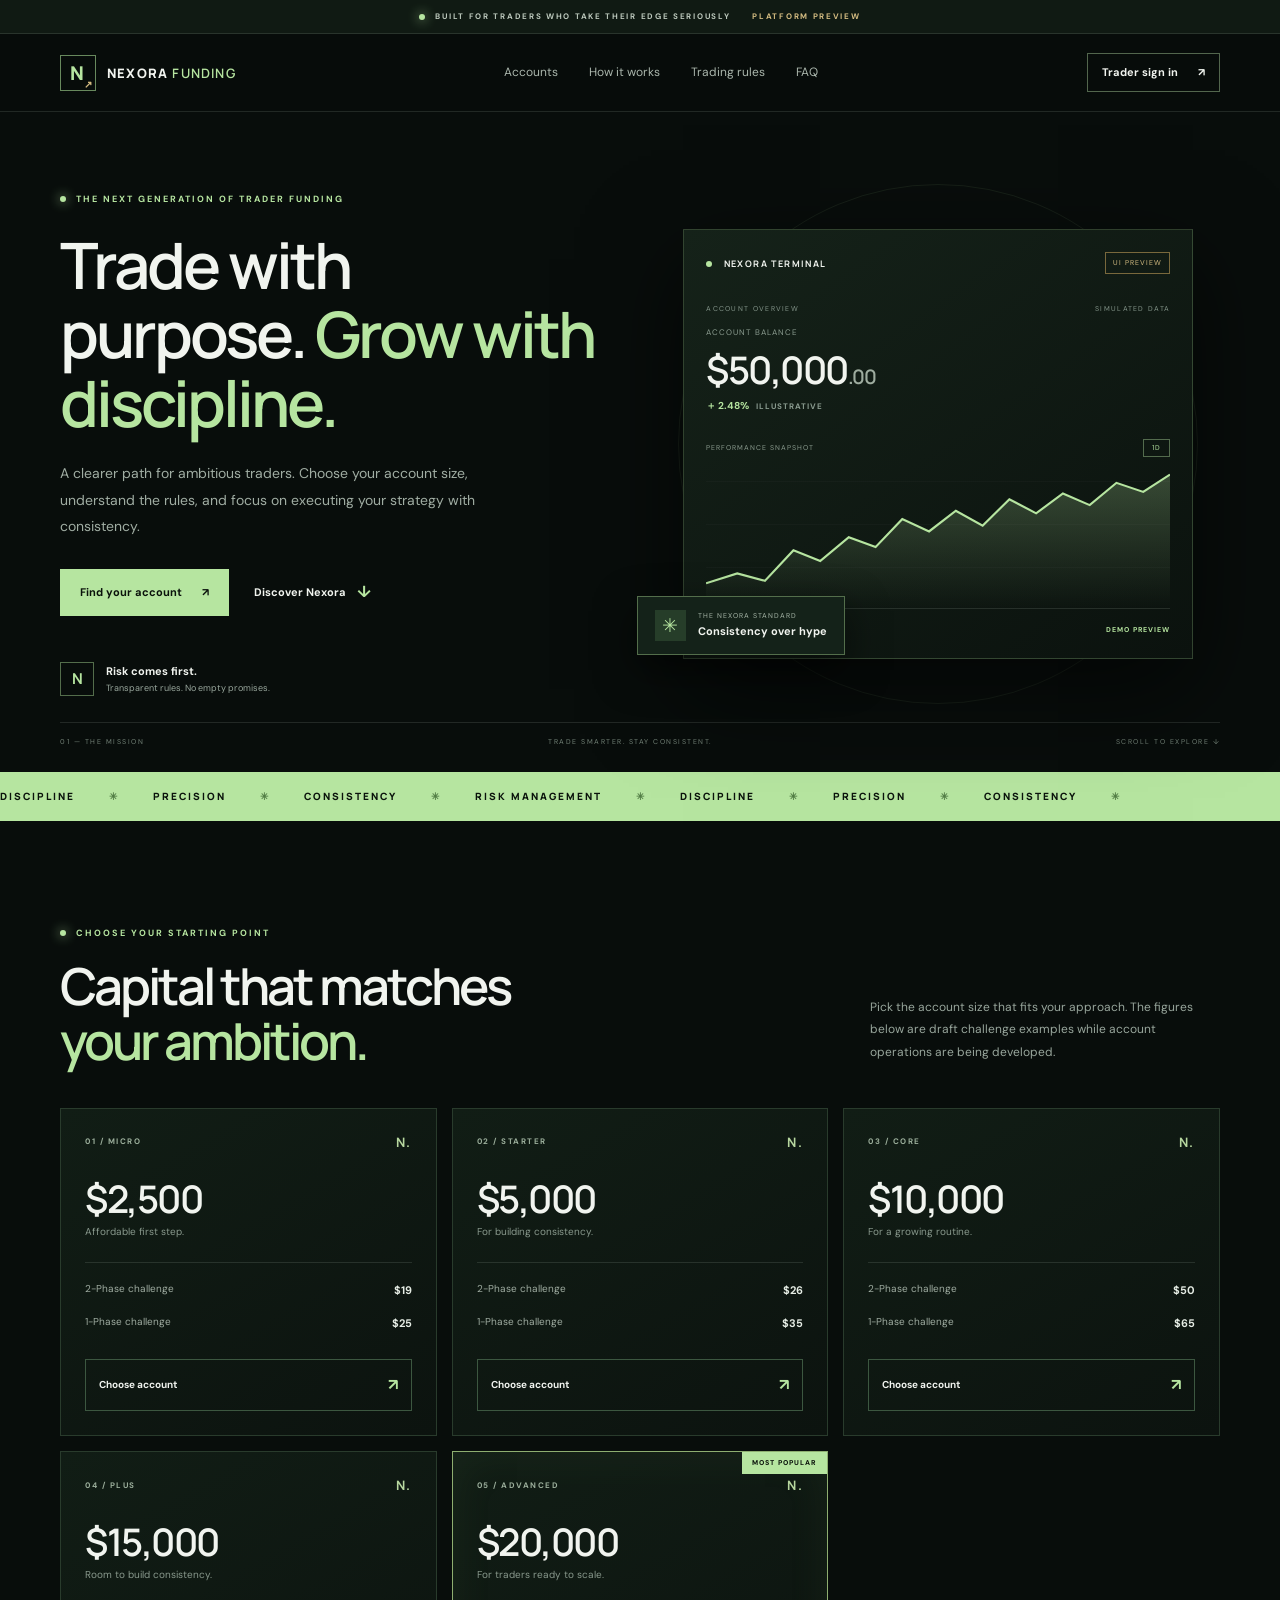
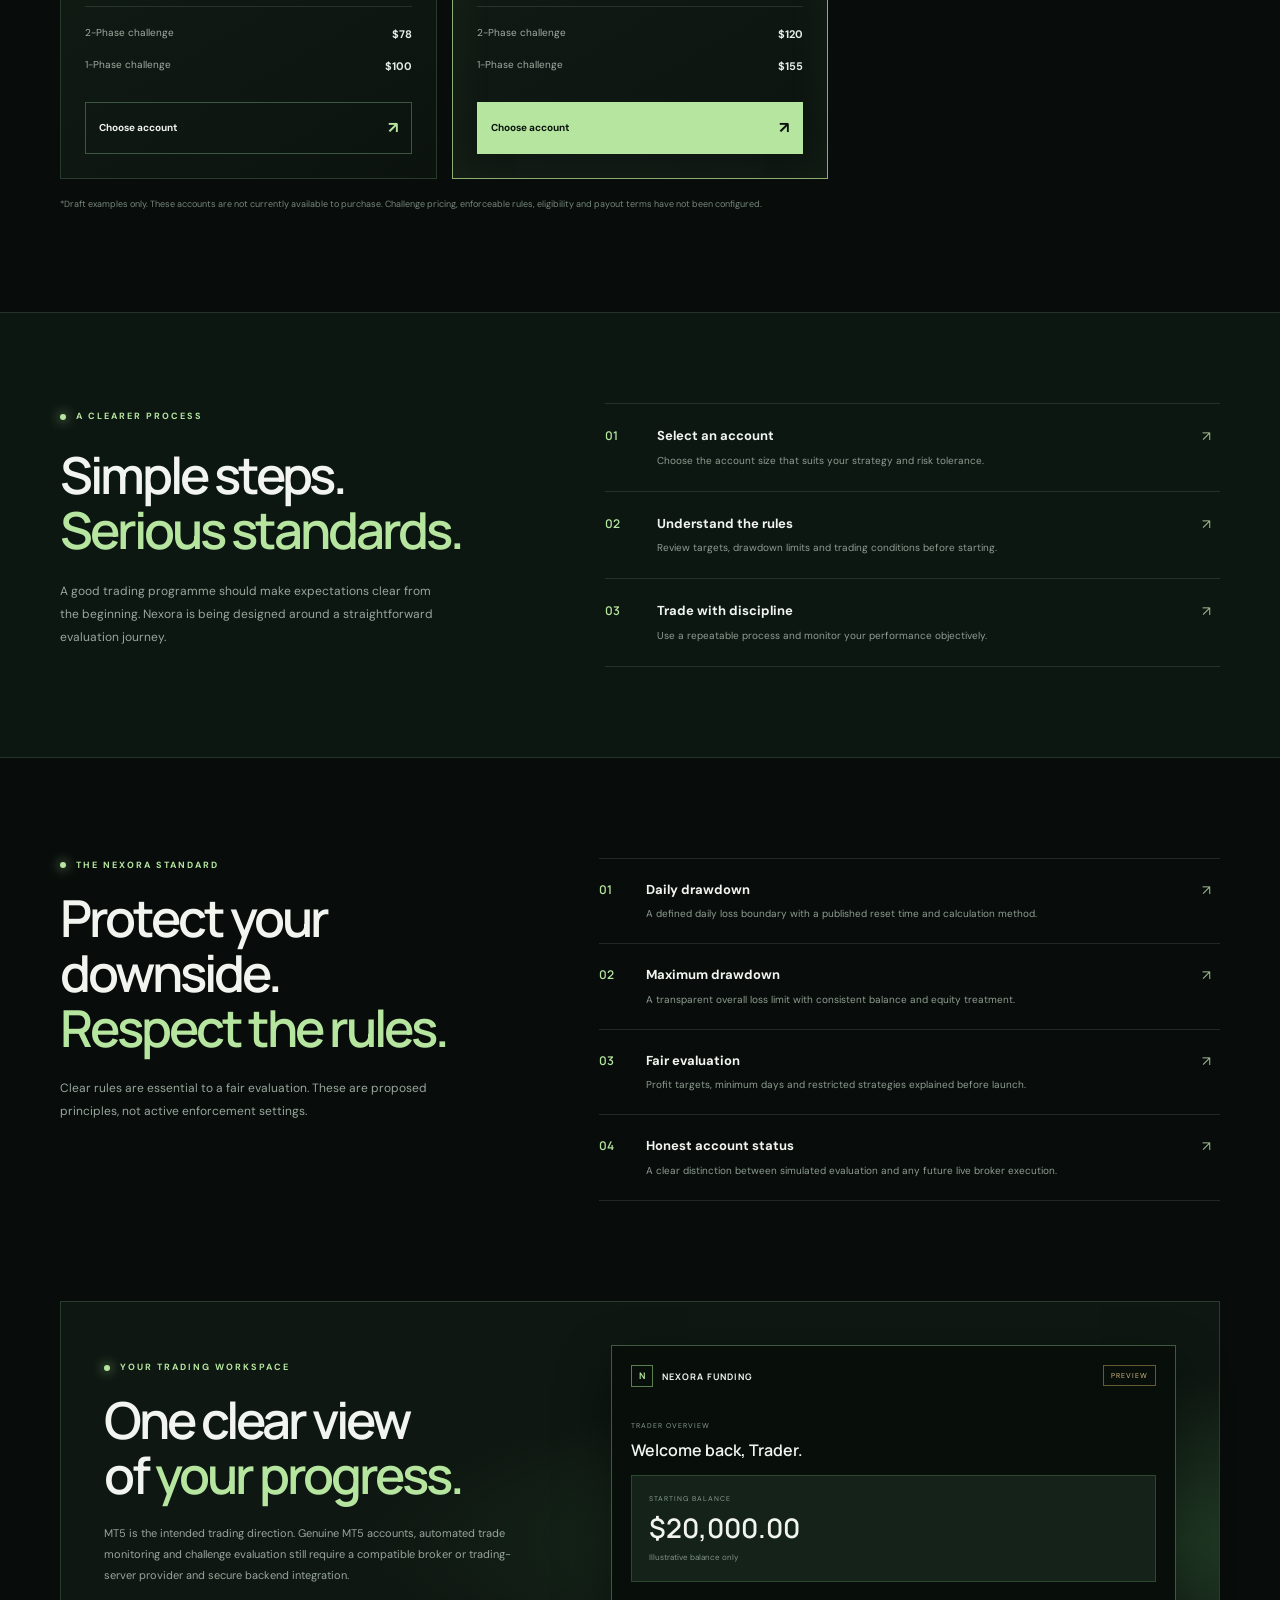
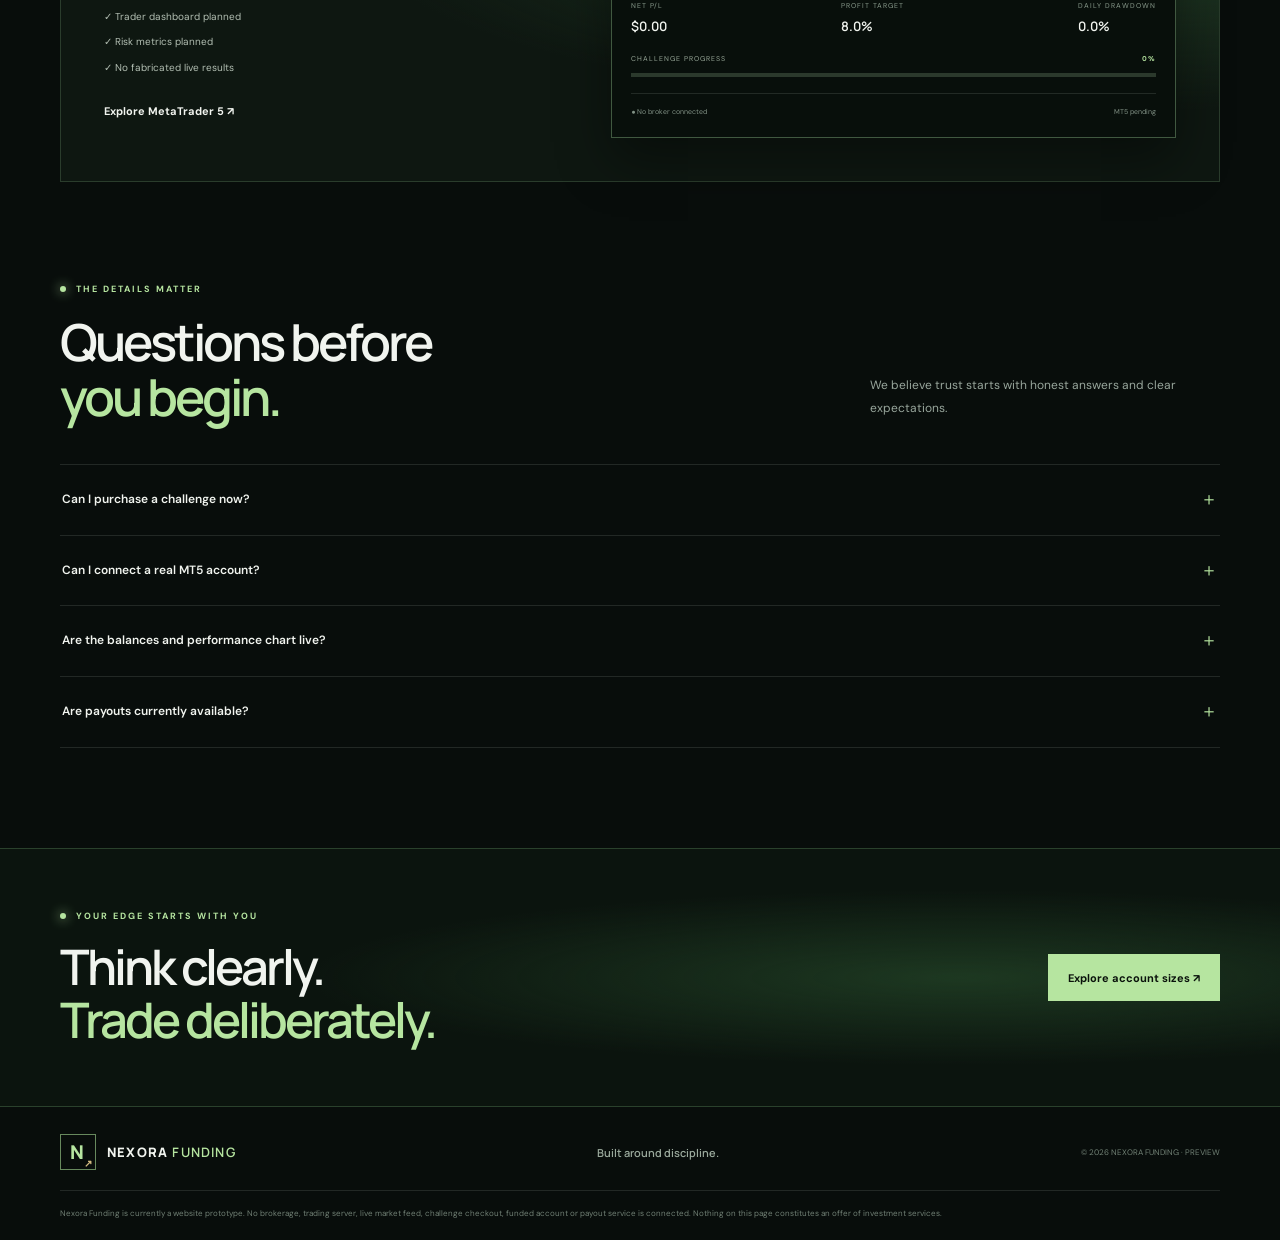
<file: index.html>
<!doctype html>
<html lang="en">
<head>
  <meta charset="utf-8">
  <meta name="viewport" content="width=device-width, initial-scale=1">
  <meta name="theme-color" content="#080d0b">
  <meta name="description" content="Nexora Funding — a modern trading challenge platform prototype built around discipline, transparency and risk management.">
  <title>Nexora Funding — Trade with discipline</title>
  <link rel="preconnect" href="https://fonts.googleapis.com">
  <link rel="preconnect" href="https://fonts.gstatic.com" crossorigin>
  <link href="https://fonts.googleapis.com/css2?family=DM+Sans:wght@400;500;600;700&family=Manrope:wght@400;500;600;700;800&display=swap" rel="stylesheet">
  <link rel="stylesheet" href="styles.css">
</head>
<body>
  <div class="topline"><span class="signal"></span> BUILT FOR TRADERS WHO TAKE THEIR EDGE SERIOUSLY <span class="topline-note">PLATFORM PREVIEW</span></div>
  <header class="header">
    <a class="brand" href="#" aria-label="Nexora Funding home"><span class="brand-symbol">N<span>↗</span></span><span>NEXORA <b>FUNDING</b></span></a>
    <button class="menu-toggle" id="menuToggle" aria-label="Toggle navigation" aria-expanded="false">☰</button>
    <nav class="nav" id="navLinks"><a href="accounts.html">Accounts</a><a href="#how">How it works</a><a href="#rules">Trading rules</a><a href="#faq">FAQ</a></nav>
    <a class="button button-quiet header-button" href="auth.html">Trader sign in <span>↗</span></a>
  </header>

  <main>
    <section class="hero wrap">
      <div class="hero-content">
        <div class="kicker"><i></i> THE NEXT GENERATION OF TRADER FUNDING</div>
        <h1>Trade with<br>purpose. <em>Grow with</em><br><em>discipline.</em></h1>
        <p class="hero-lead">A clearer path for ambitious traders. Choose your account size, understand the rules, and focus on executing your strategy with consistency.</p>
        <div class="hero-buttons"><a class="button button-main" href="accounts.html">Find your account <span>↗</span></a><a class="underlink" href="#how">Discover Nexora <span>↓</span></a></div>
        <div class="hero-proof"><div class="proof-icon">N</div><div><strong>Risk comes first.</strong><small>Transparent rules. No empty promises.</small></div></div>
      </div>
      <div class="hero-side">
        <div class="orbit orbit-a"></div><div class="orbit orbit-b"></div>
        <div class="terminal">
          <div class="terminal-head"><div class="terminal-brand"><span class="terminal-dot"></span> NEXORA TERMINAL</div><span class="preview-pill">UI PREVIEW</span></div>
          <div class="terminal-meta"><span>ACCOUNT OVERVIEW</span><span>SIMULATED DATA</span></div>
          <div class="terminal-balance"><small>ACCOUNT BALANCE</small><strong>$50,000<span>.00</span></strong><b>＋ 2.48% <small>ILLUSTRATIVE</small></b></div>
          <div class="mini-chart">
            <div class="chart-labels"><span>PERFORMANCE SNAPSHOT</span><span>1D</span></div>
            <svg viewBox="0 0 520 170" preserveAspectRatio="none" aria-label="Illustrative account performance chart"><defs><linearGradient id="area" x1="0" x2="0" y1="0" y2="1"><stop offset="0" stop-color="#b6e5a0" stop-opacity=".25"/><stop offset="1" stop-color="#b6e5a0" stop-opacity="0"/></linearGradient></defs><path d="M0 140 L35 128 L66 137 L98 100 L128 113 L160 84 L190 96 L220 62 L250 77 L280 52 L310 70 L340 38 L370 55 L400 31 L430 45 L460 18 L490 29 L520 8 L520 170 L0 170Z" fill="url(#area)"/><path d="M0 140 L35 128 L66 137 L98 100 L128 113 L160 84 L190 96 L220 62 L250 77 L280 52 L310 70 L340 38 L370 55 L400 31 L430 45 L460 18 L490 29 L520 8" fill="none" stroke="#b6e5a0" stroke-width="2.5"/></svg>
          </div>
          <div class="terminal-bottom"><span>● ACCOUNT STATUS</span><strong>DEMO PREVIEW</strong></div>
        </div>
        <div class="floating-card"><span class="float-icon">✳</span><div><small>THE NEXORA STANDARD</small><strong>Consistency over hype</strong></div></div>
      </div>
      <div class="hero-index"><span>01 — THE MISSION</span><span>TRADE SMARTER. STAY CONSISTENT.</span><span>SCROLL TO EXPLORE ↓</span></div>
    </section>

    <section class="ticker"><div>DISCIPLINE <b>✳</b> PRECISION <b>✳</b> CONSISTENCY <b>✳</b> RISK MANAGEMENT <b>✳</b> DISCIPLINE <b>✳</b> PRECISION <b>✳</b> CONSISTENCY <b>✳</b></div></section>

    <section class="accounts wrap" id="accounts">
      <div class="section-top"><div><div class="kicker"><i></i> CHOOSE YOUR STARTING POINT</div><h2>Capital that matches<br><em>your ambition.</em></h2></div><p>Pick the account size that fits your approach. The figures below are draft challenge examples while account operations are being developed.</p></div>
      <div class="account-grid">
<article class="account-card"><div class="account-head"><span>01 / MICRO</span><span class="card-mark">N.</span></div><h3>$2,500</h3><p>Affordable first step.</p><div class="card-divider"></div><div class="detail"><span>2-Phase challenge</span><b>$19</b></div><div class="detail"><span>1-Phase challenge</span><b>$25</b></div><a href="accounts.html?size=2500" class="card-link">Choose account <span>↗</span></a></article>
<article class="account-card"><div class="account-head"><span>02 / STARTER</span><span class="card-mark">N.</span></div><h3>$5,000</h3><p>For building consistency.</p><div class="card-divider"></div><div class="detail"><span>2-Phase challenge</span><b>$26</b></div><div class="detail"><span>1-Phase challenge</span><b>$35</b></div><a href="accounts.html?size=5000" class="card-link">Choose account <span>↗</span></a></article>
<article class="account-card"><div class="account-head"><span>03 / CORE</span><span class="card-mark">N.</span></div><h3>$10,000</h3><p>For a growing routine.</p><div class="card-divider"></div><div class="detail"><span>2-Phase challenge</span><b>$50</b></div><div class="detail"><span>1-Phase challenge</span><b>$65</b></div><a href="accounts.html?size=10000" class="card-link">Choose account <span>↗</span></a></article>
<article class="account-card"><div class="account-head"><span>04 / PLUS</span><span class="card-mark">N.</span></div><h3>$15,000</h3><p>Room to build consistency.</p><div class="card-divider"></div><div class="detail"><span>2-Phase challenge</span><b>$78</b></div><div class="detail"><span>1-Phase challenge</span><b>$100</b></div><a href="accounts.html?size=15000" class="card-link">Choose account <span>↗</span></a></article>
<article class="account-card account-featured"><div class="popular">MOST POPULAR</div><div class="account-head"><span>05 / ADVANCED</span><span class="card-mark">N.</span></div><h3>$20,000</h3><p>For traders ready to scale.</p><div class="card-divider"></div><div class="detail"><span>2-Phase challenge</span><b>$120</b></div><div class="detail"><span>1-Phase challenge</span><b>$155</b></div><a href="accounts.html?size=20000" class="card-link card-link-main">Choose account <span>↗</span></a></article>
</div>
      <p class="disclaimer">*Draft examples only. These accounts are not currently available to purchase. Challenge pricing, enforceable rules, eligibility and payout terms have not been configured.</p>
    </section>

    <section class="how-section" id="how"><div class="wrap how-grid"><div><div class="kicker"><i></i> A CLEARER PROCESS</div><h2>Simple steps.<br><em>Serious standards.</em></h2><p class="section-copy">A good trading programme should make expectations clear from the beginning. Nexora is being designed around a straightforward evaluation journey.</p></div><div class="steps"><div class="step"><span>01</span><div><h3>Select an account</h3><p>Choose the account size that suits your strategy and risk tolerance.</p></div><b>↗</b></div><div class="step"><span>02</span><div><h3>Understand the rules</h3><p>Review targets, drawdown limits and trading conditions before starting.</p></div><b>↗</b></div><div class="step"><span>03</span><div><h3>Trade with discipline</h3><p>Use a repeatable process and monitor your performance objectively.</p></div><b>↗</b></div></div></div></section>

    <section class="rules wrap" id="rules"><div class="rules-intro"><div class="kicker"><i></i> THE NEXORA STANDARD</div><h2>Protect your downside.<br><em>Respect the rules.</em></h2><p>Clear rules are essential to a fair evaluation. These are proposed principles, not active enforcement settings.</p></div><div class="rule-list"><div><span>01</span><section><h3>Daily drawdown</h3><p>A defined daily loss boundary with a published reset time and calculation method.</p></section><b>↗</b></div><div><span>02</span><section><h3>Maximum drawdown</h3><p>A transparent overall loss limit with consistent balance and equity treatment.</p></section><b>↗</b></div><div><span>03</span><section><h3>Fair evaluation</h3><p>Profit targets, minimum days and restricted strategies explained before launch.</p></section><b>↗</b></div><div><span>04</span><section><h3>Honest account status</h3><p>A clear distinction between simulated evaluation and any future live broker execution.</p></section><b>↗</b></div></div></section>

    <section class="workspace wrap"><div class="workspace-panel"><div class="workspace-copy"><div class="kicker"><i></i> YOUR TRADING WORKSPACE</div><h2>One clear view<br>of <em>your progress.</em></h2><p>MT5 is the intended trading direction. Genuine MT5 accounts, automated trade monitoring and challenge evaluation still require a compatible broker or trading-server provider and secure backend integration.</p><div class="workspace-points"><span>✓ Trader dashboard planned</span><span>✓ Risk metrics planned</span><span>✓ No fabricated live results</span></div><a href="https://www.metatrader5.com/" target="_blank" rel="noreferrer" class="underlink">Explore MetaTrader 5 ↗</a></div><div class="dashboard"><div class="dash-top"><div class="brand-mini"><span>N</span> NEXORA FUNDING</div><label>PREVIEW</label></div><div class="dash-welcome"><small>TRADER OVERVIEW</small><h3>Welcome back, Trader.</h3></div><div class="dash-total"><small>STARTING BALANCE</small><strong>$20,000.00</strong><span>Illustrative balance only</span></div><div class="dash-stats"><div><small>NET P/L</small><b>$0.00</b></div><div><small>PROFIT TARGET</small><b>8.0%</b></div><div><small>DAILY DRAWDOWN</small><b>0.0%</b></div></div><div class="progress-head"><span>CHALLENGE PROGRESS</span><b>0%</b></div><div class="progress"><i></i></div><div class="dash-status"><span>● No broker connected</span><span>MT5 pending</span></div></div></div></section>

    <section class="faq wrap" id="faq"><div class="section-top"><div><div class="kicker"><i></i> THE DETAILS MATTER</div><h2>Questions before<br><em>you begin.</em></h2></div><p>We believe trust starts with honest answers and clear expectations.</p></div><div class="faq-list"><details><summary>Can I purchase a challenge now?<b>＋</b></summary><p>Not yet. This is a front-end prototype. Checkout, account provisioning and challenge operations are not active.</p></details><details><summary>Can I connect a real MT5 account?<b>＋</b></summary><p>Not yet. A compatible MT5 broker or server provider and secure integration must be selected, built and tested first.</p></details><details><summary>Are the balances and performance chart live?<b>＋</b></summary><p>No. All balances, targets and chart graphics shown here are illustrative preview data.</p></details><details><summary>Are payouts currently available?<b>＋</b></summary><p>Planned simulated-funded trader profit share: 70%. Nexora intends to complete payout verification and payment within 7 calendar days after a request, using its own available funds. Each evaluation phase has a 60-calendar-day deadline from activation; failing to pass within that period results in a breach. These policies are not active yet; no payout or challenge service is currently connected.</p></details></div></section>

    <section class="closing"><div class="wrap closing-inner"><div><div class="kicker"><i></i> YOUR EDGE STARTS WITH YOU</div><h2>Think clearly.<br><em>Trade deliberately.</em></h2></div><a class="button button-main" href="#accounts">Explore account sizes ↗</a></div></section>
  </main>
  <footer class="footer"><div class="wrap footer-main"><a class="brand" href="#"><span class="brand-symbol">N<span>↗</span></span><span>NEXORA <b>FUNDING</b></span></a><p>Built around discipline.</p><small>© <span id="year"></span> NEXORA FUNDING · PREVIEW</small></div><div class="wrap footer-legal">Nexora Funding is currently a website prototype. No brokerage, trading server, live market feed, challenge checkout, funded account or payout service is connected. Nothing on this page constitutes an offer of investment services.</div></footer>
  <script src="app.js"></script>
</body>
</html>
</file>
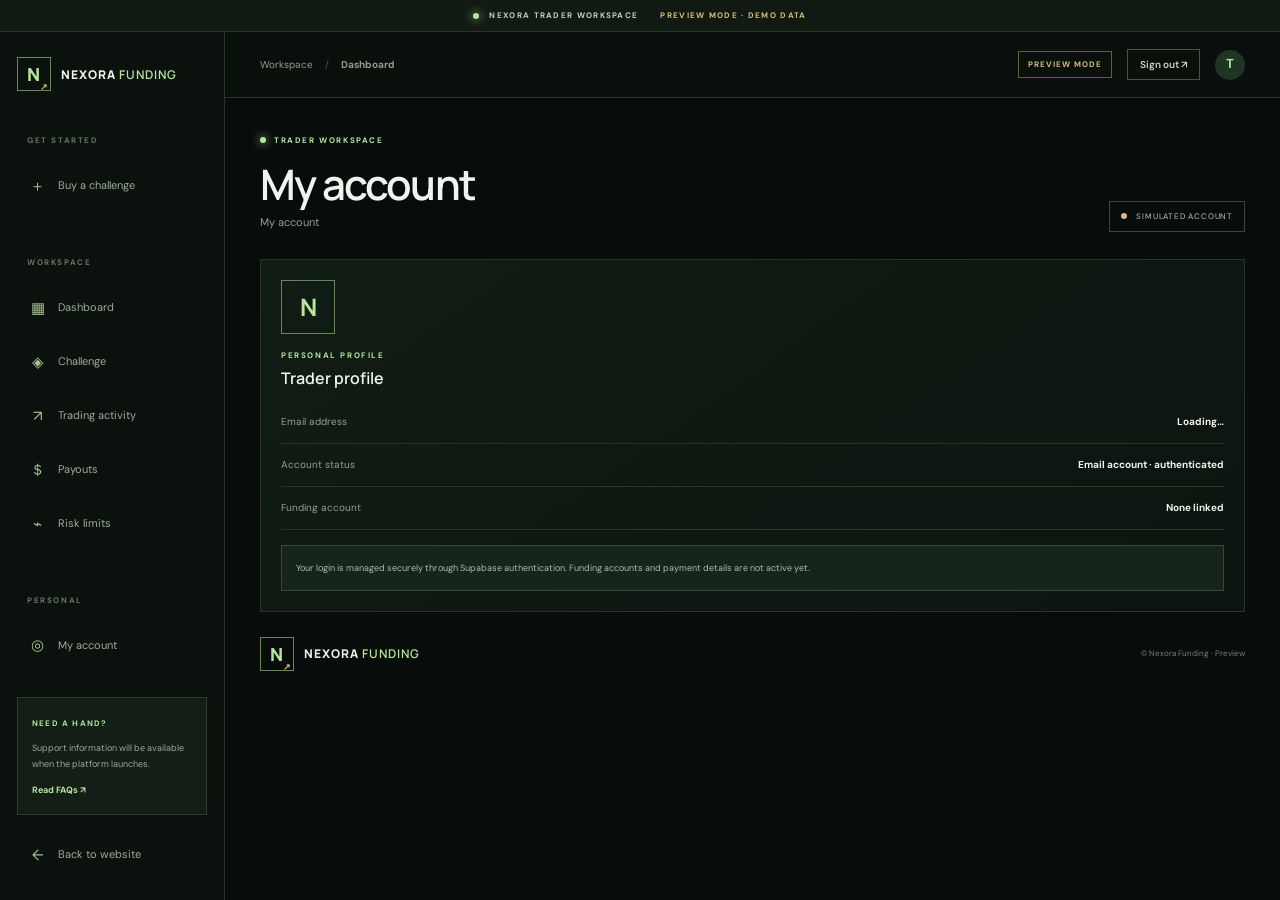
<file: account.html>
<!doctype html><html lang="en"><head><meta charset="utf-8"><meta name="viewport" content="width=device-width,initial-scale=1"><meta name="theme-color" content="#080d0b"><title>My account | Nexora Funding</title><link rel="preconnect" href="https://fonts.googleapis.com"><link rel="preconnect" href="https://fonts.gstatic.com" crossorigin><link href="https://fonts.googleapis.com/css2?family=DM+Sans:wght@400;500;600;700&family=Manrope:wght@400;500;600;700;800&display=swap" rel="stylesheet"><link rel="stylesheet" href="dashboard.css"><link rel="stylesheet" href="workspace-pages.css"></head><body><div class="preview-bar"><span class="live-dot"></span> NEXORA TRADER WORKSPACE <span class="preview-warning">PREVIEW MODE · DEMO DATA</span></div><div class="app-shell"><aside class="sidebar" id="sidebar"><a class="brand" href="index.html"><span class="brand-icon">N<span>↗</span></span><span>NEXORA <b>FUNDING</b></span></a><div class="side-label">GET STARTED</div><a class="side-link buy-challenge-link" href="accounts.html"><span>＋</span> Buy a challenge</a><div class="side-label">WORKSPACE</div><a class="side-link" data-page="dashboard" href="dashboard.html"><span>▦</span> Dashboard</a><a class="side-link" data-page="challenge" href="challenge.html"><span>◈</span> Challenge</a><a class="side-link" data-page="activity" href="activity.html"><span>↗</span> Trading activity</a><a class="side-link" data-page="payout" href="payout.html"><span>＄</span> Payouts</a><a class="side-link" data-page="risk" href="risk.html"><span>⌁</span> Risk limits</a><div class="side-label">PERSONAL</div><a class="side-link" data-page="account" href="account.html"><span>◎</span> My account</a><div class="side-bottom"><div class="help-box"><span>NEED A HAND?</span><p>Support information will be available when the platform launches.</p><a href="index.html#faq">Read FAQs ↗</a></div><a class="side-link" href="index.html"><span>←</span> Back to website</a></div></aside><main class="main-content"><header class="topbar"><button class="mobile-menu" id="mobileMenu" aria-label="Open menu">☰</button><div class="breadcrumb">Workspace <span>/</span> <b id="pageLabel">Dashboard</b></div><div class="top-actions"><span class="preview-chip">PREVIEW MODE</span><button class="logout-button" id="logoutBtn" type="button">Sign out ↗</button><div class="avatar" id="userAvatar">T</div></div></header><div class="page-wrap"><div class="welcome-row"><div><div class="eyebrow"><i></i> TRADER WORKSPACE</div><h1>My account</h1><p>My account</p></div><div class="status-badge"><span></span> SIMULATED ACCOUNT</div></div><article class="info-card"><div class="profile-mark" id="profileMark">N</div><span class="eyebrow">PERSONAL PROFILE</span><h2 id="profileName">Trader profile</h2><div class="data-row"><span>Email address</span><b id="profileEmail">Loading…</b></div><div class="data-row"><span>Account status</span><b>Email account · authenticated</b></div><div class="data-row"><span>Funding account</span><b>None linked</b></div><div class="notice-box">Your login is managed securely through Supabase authentication. Funding accounts and payment details are not active yet.</div></article><footer class="footer"><a class="brand" href="index.html"><span class="brand-icon">N<span>↗</span></span><span>NEXORA <b>FUNDING</b></span></a><span>© <span id="year"></span> Nexora Funding · Preview</span></footer></div></main></div><script type="module" src="workspace.js"></script></body></html>
</file>
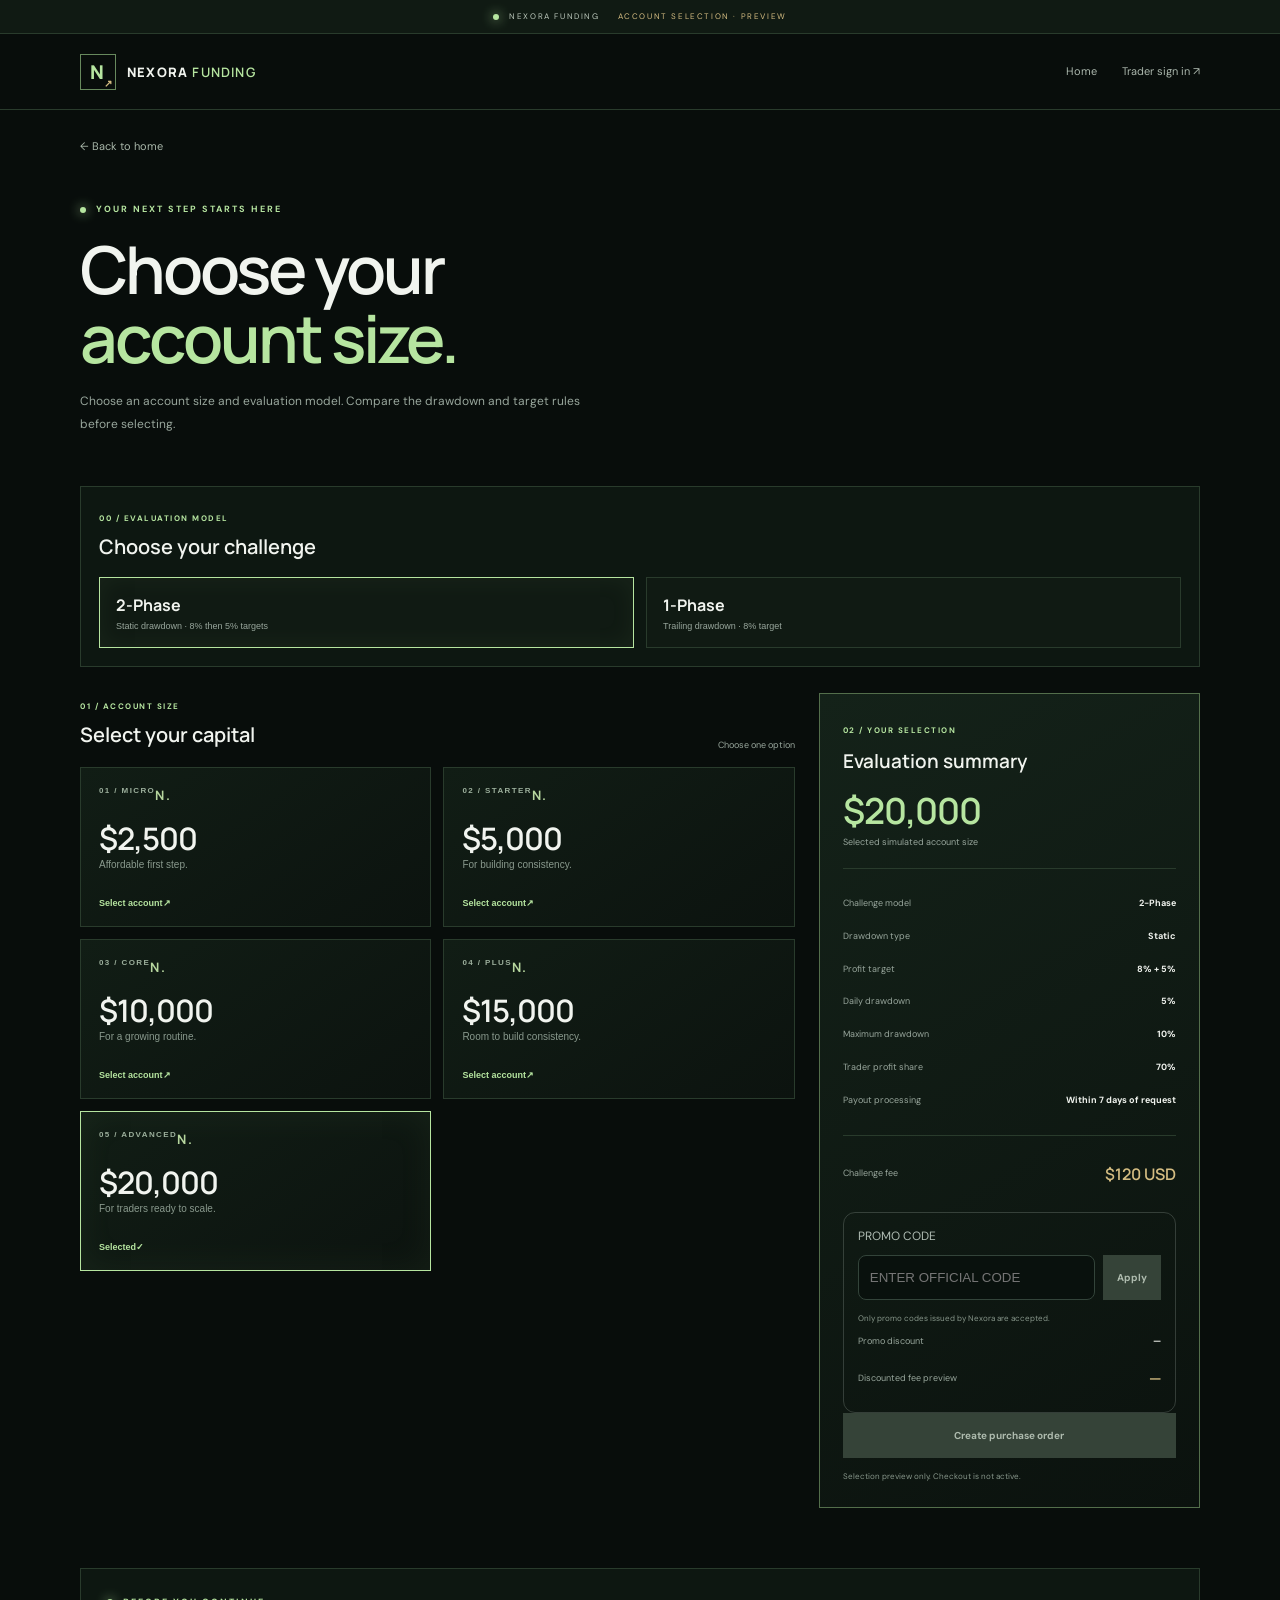
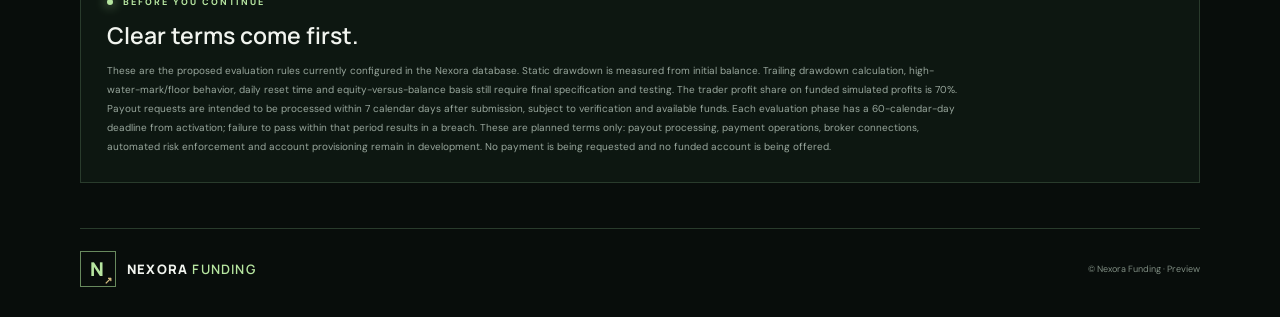
<file: accounts.html>
<!doctype html>
<html lang="en"><head><meta charset="utf-8"><meta name="viewport" content="width=device-width,initial-scale=1"><meta name="theme-color" content="#080d0b"><meta name="description" content="Explore Nexora Funding evaluation account sizes."><title>Choose an Account | Nexora Funding</title><link rel="preconnect" href="https://fonts.googleapis.com"><link rel="preconnect" href="https://fonts.gstatic.com" crossorigin><link href="https://fonts.googleapis.com/css2?family=DM+Sans:wght@400;500;600;700&family=Manrope:wght@400;500;600;700;800&display=swap" rel="stylesheet"><link rel="stylesheet" href="accounts.css"></head>
<body><div class="topline"><span class="signal"></span> NEXORA FUNDING <span class="topline-note">ACCOUNT SELECTION · PREVIEW</span></div><header class="header"><a class="brand" href="index.html"><span class="brand-symbol">N<span>↗</span></span><span>NEXORA <b>FUNDING</b></span></a><nav><a href="index.html">Home</a><a href="auth.html">Trader sign in ↗</a></nav></header>
<main class="wrap"><a class="back" href="index.html">← Back to home</a><div class="intro"><div class="kicker"><i></i> YOUR NEXT STEP STARTS HERE</div><h1>Choose your<br><em>account size.</em></h1><p>Choose an account size and evaluation model. Compare the drawdown and target rules before selecting.</p></div>
<section class="model-picker"><div class="section-head"><div><span>00 / EVALUATION MODEL</span><h2>Choose your challenge</h2></div></div><div class="model-options"><button type="button" class="model-option selected" data-model="2-phase"><b>2-Phase</b><small>Static drawdown · 8% then 5% targets</small></button><button type="button" class="model-option" data-model="1-phase"><b>1-Phase</b><small>Trailing drawdown · 8% target</small></button></div></section><div class="layout"><section><div class="section-head"><div><span>01 / ACCOUNT SIZE</span><h2>Select your capital</h2></div><small>Choose one option</small></div><div class="cards" id="accountCards">
<button class="account-card" data-size="2500"><span class="card-top">01 / MICRO <b>N.</b></span><strong>$2,500</strong><small>Affordable first step.</small><span class="choose">Select account <b>↗</b></span></button>
<button class="account-card" data-size="5000"><span class="card-top">02 / STARTER <b>N.</b></span><strong>$5,000</strong><small>For building consistency.</small><span class="choose">Select account <b>↗</b></span></button>
<button class="account-card" data-size="10000"><span class="card-top">03 / CORE <b>N.</b></span><strong>$10,000</strong><small>For a growing routine.</small><span class="choose">Select account <b>↗</b></span></button>
<button class="account-card" data-size="15000"><span class="card-top">04 / PLUS <b>N.</b></span><strong>$15,000</strong><small>Room to build consistency.</small><span class="choose">Select account <b>↗</b></span></button>
<button class="account-card selected" data-size="20000"><span class="card-top">05 / ADVANCED <b>N.</b></span><strong>$20,000</strong><small>For traders ready to scale.</small><span class="choose">Selected <b>✓</b></span></button>
</div></section>
<aside class="summary"><span class="summary-label">02 / YOUR SELECTION</span><h2>Evaluation summary</h2><div class="summary-capital" id="summaryCapital">$20,000</div><p class="muted">Selected simulated account size</p><div class="line"></div><div class="row"><span>Challenge model</span><b id="summaryModel">2-Phase</b></div><div class="row"><span>Drawdown type</span><b id="summaryDrawdown">Static</b></div><div class="row"><span>Profit target</span><b id="summaryTarget">8% + 5%</b></div><div class="row"><span>Daily drawdown</span><b id="summaryDaily">5%</b></div><div class="row"><span>Maximum drawdown</span><b id="summaryMax">10%</b></div><div class="row"><span>Trader profit share</span><b id="summaryPayout">70%</b></div><div class="row"><span>Payout processing</span><b>Within 7 days of request</b></div><div class="line"></div><div class="price"><span>Challenge fee</span><b id="challengePrice">$120 USD</b></div><div class="promo-entry" style="margin-top:18px;padding:14px;border:1px solid rgba(190,205,195,.22);border-radius:12px"><label for="promoInput" style="display:block;font-size:12px;margin-bottom:8px;color:#aebbb2">PROMO CODE</label><div style="display:flex;gap:8px"><input id="promoInput" maxlength="32" autocomplete="off" placeholder="Enter official code" style="min-width:0;flex:1;padding:11px;background:#09110d;border:1px solid #33443a;border-radius:8px;color:#fff;text-transform:uppercase"><button id="applyPromo" type="button" class="continue" style="width:auto;padding:0 14px">Apply</button></div><p id="promoMessage" class="small-note" aria-live="polite">Only promo codes issued by Nexora are accepted.</p><div class="row" id="promoDiscountRow" hidden><span>Promo discount</span><b id="promoDiscount">—</b></div><div class="price" id="promoFinalRow" hidden><span>Discounted fee preview</span><b id="promoFinal">—</b></div></div><button class="continue" id="continueBtn" type="button">Create purchase order</button><p class="small-note" id="selectionMessage">Selection preview only. Checkout is not active.</p></aside></div>
<section class="rules"><div class="kicker"><i></i> BEFORE YOU CONTINUE</div><h2>Clear terms come first.</h2><p>These are the proposed evaluation rules currently configured in the Nexora database. Static drawdown is measured from initial balance. Trailing drawdown calculation, high-water-mark/floor behavior, daily reset time and equity-versus-balance basis still require final specification and testing. The trader profit share on funded simulated profits is 70%. Payout requests are intended to be processed within 7 calendar days after submission, subject to verification and available funds. Each evaluation phase has a 60-calendar-day deadline from activation; failure to pass within that period results in a breach. These are planned terms only: payout processing, payment operations, broker connections, automated risk enforcement and account provisioning remain in development. No payment is being requested and no funded account is being offered.</p></section>
<footer><a class="brand" href="index.html"><span class="brand-symbol">N<span>↗</span></span><span>NEXORA <b>FUNDING</b></span></a><span>© <span id="year"></span> Nexora Funding · Preview</span></footer></main><script type="module" src="accounts.js"></script></body></html>
</file>
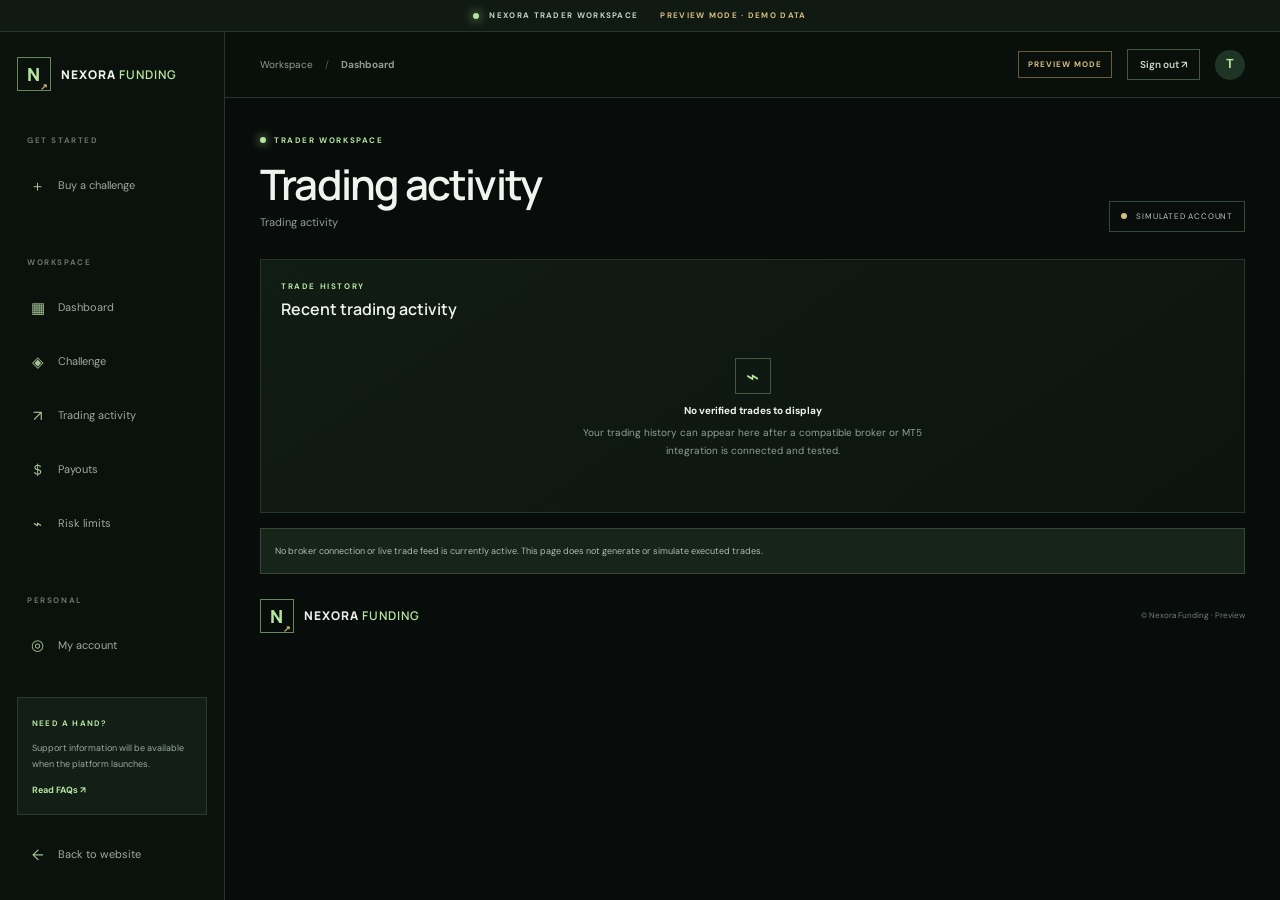
<file: activity.html>
<!doctype html><html lang="en"><head><meta charset="utf-8"><meta name="viewport" content="width=device-width,initial-scale=1"><meta name="theme-color" content="#080d0b"><title>Trading activity | Nexora Funding</title><link rel="preconnect" href="https://fonts.googleapis.com"><link rel="preconnect" href="https://fonts.gstatic.com" crossorigin><link href="https://fonts.googleapis.com/css2?family=DM+Sans:wght@400;500;600;700&family=Manrope:wght@400;500;600;700;800&display=swap" rel="stylesheet"><link rel="stylesheet" href="dashboard.css"><link rel="stylesheet" href="workspace-pages.css"></head><body><div class="preview-bar"><span class="live-dot"></span> NEXORA TRADER WORKSPACE <span class="preview-warning">PREVIEW MODE · DEMO DATA</span></div><div class="app-shell"><aside class="sidebar" id="sidebar"><a class="brand" href="index.html"><span class="brand-icon">N<span>↗</span></span><span>NEXORA <b>FUNDING</b></span></a><div class="side-label">GET STARTED</div><a class="side-link buy-challenge-link" href="accounts.html"><span>＋</span> Buy a challenge</a><div class="side-label">WORKSPACE</div><a class="side-link" data-page="dashboard" href="dashboard.html"><span>▦</span> Dashboard</a><a class="side-link" data-page="challenge" href="challenge.html"><span>◈</span> Challenge</a><a class="side-link" data-page="activity" href="activity.html"><span>↗</span> Trading activity</a><a class="side-link" data-page="payout" href="payout.html"><span>＄</span> Payouts</a><a class="side-link" data-page="risk" href="risk.html"><span>⌁</span> Risk limits</a><div class="side-label">PERSONAL</div><a class="side-link" data-page="account" href="account.html"><span>◎</span> My account</a><div class="side-bottom"><div class="help-box"><span>NEED A HAND?</span><p>Support information will be available when the platform launches.</p><a href="index.html#faq">Read FAQs ↗</a></div><a class="side-link" href="index.html"><span>←</span> Back to website</a></div></aside><main class="main-content"><header class="topbar"><button class="mobile-menu" id="mobileMenu" aria-label="Open menu">☰</button><div class="breadcrumb">Workspace <span>/</span> <b id="pageLabel">Dashboard</b></div><div class="top-actions"><span class="preview-chip">PREVIEW MODE</span><button class="logout-button" id="logoutBtn" type="button">Sign out ↗</button><div class="avatar" id="userAvatar">T</div></div></header><div class="page-wrap"><div class="welcome-row"><div><div class="eyebrow"><i></i> TRADER WORKSPACE</div><h1>Trading activity</h1><p>Trading activity</p></div><div class="status-badge"><span></span> SIMULATED ACCOUNT</div></div><article class="info-card"><span class="eyebrow">TRADE HISTORY</span><h2>Recent trading activity</h2><div class="empty-state"><div class="empty-icon">⌁</div><strong>No verified trades to display</strong><p>Your trading history can appear here after a compatible broker or MT5 integration is connected and tested.</p></div></article><div class="notice-box">No broker connection or live trade feed is currently active. This page does not generate or simulate executed trades.</div><footer class="footer"><a class="brand" href="index.html"><span class="brand-icon">N<span>↗</span></span><span>NEXORA <b>FUNDING</b></span></a><span>© <span id="year"></span> Nexora Funding · Preview</span></footer></div></main></div><script type="module" src="workspace.js"></script></body></html>
</file>
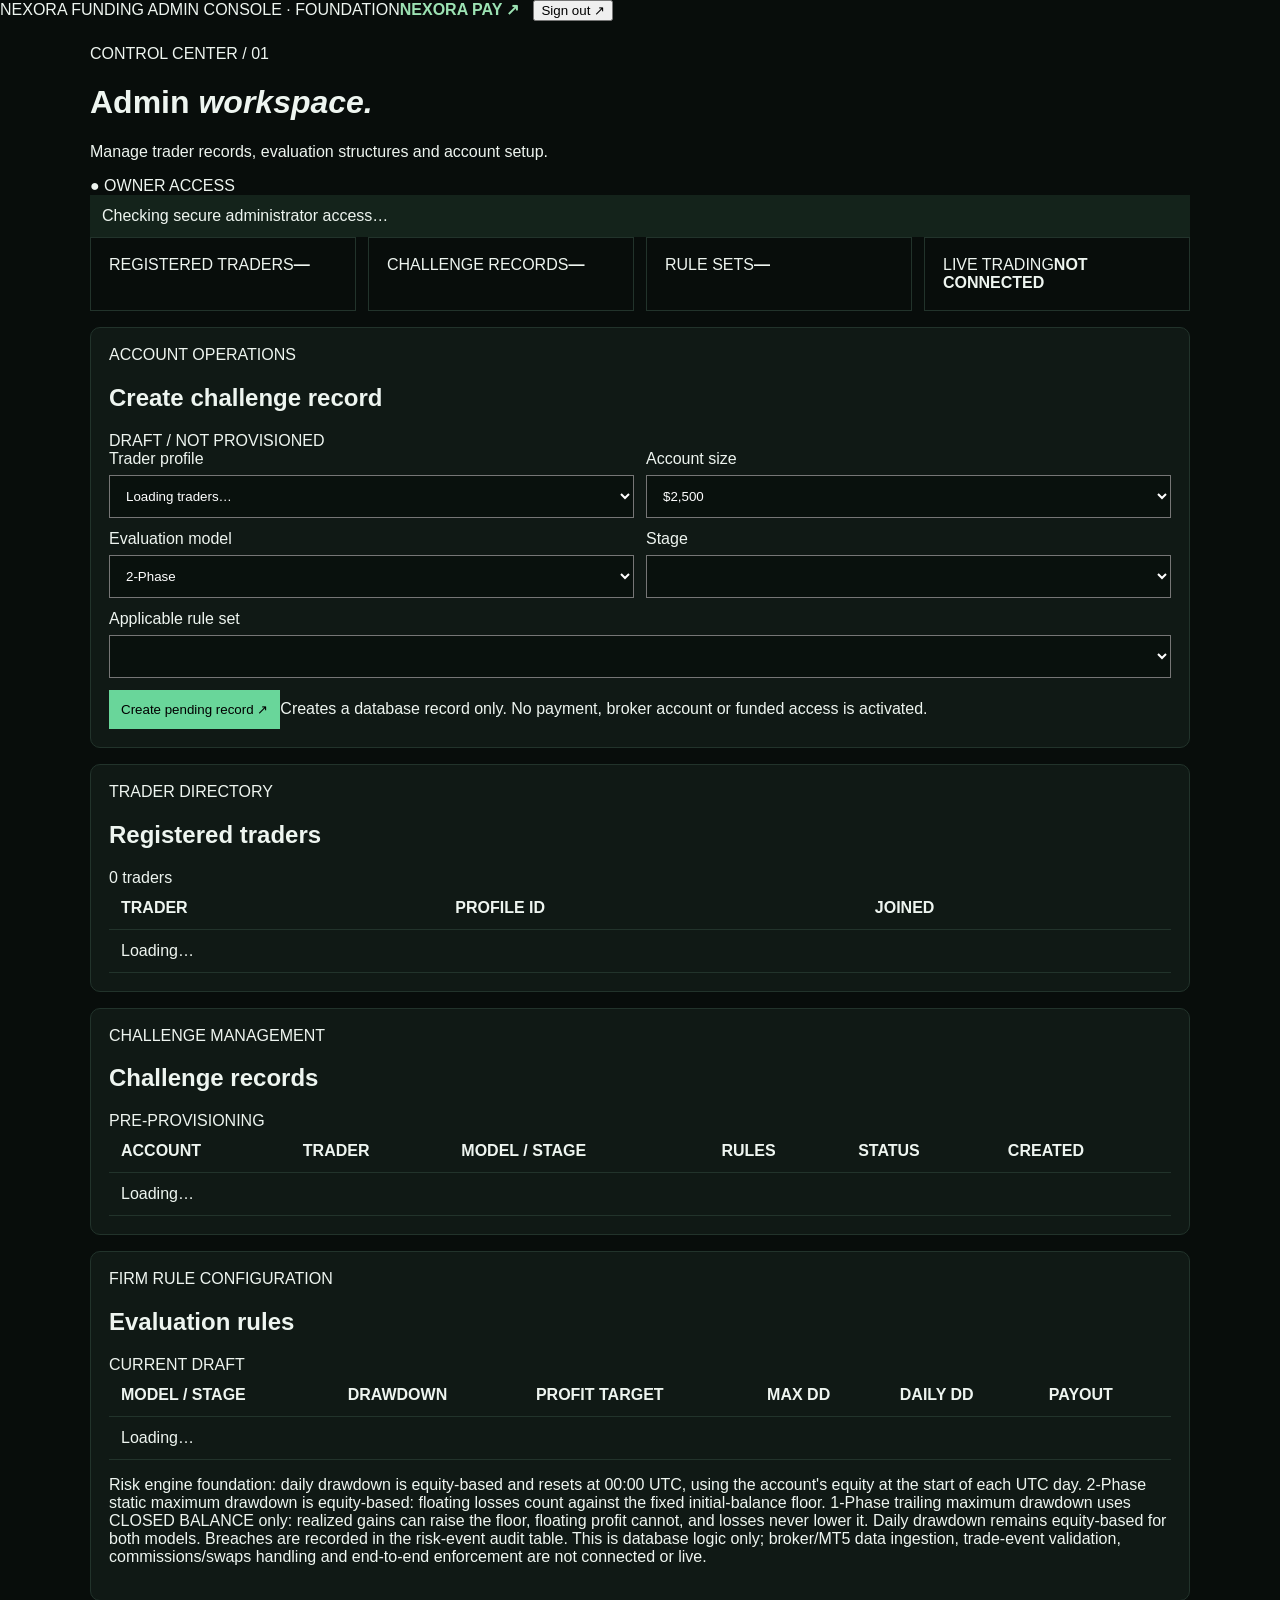
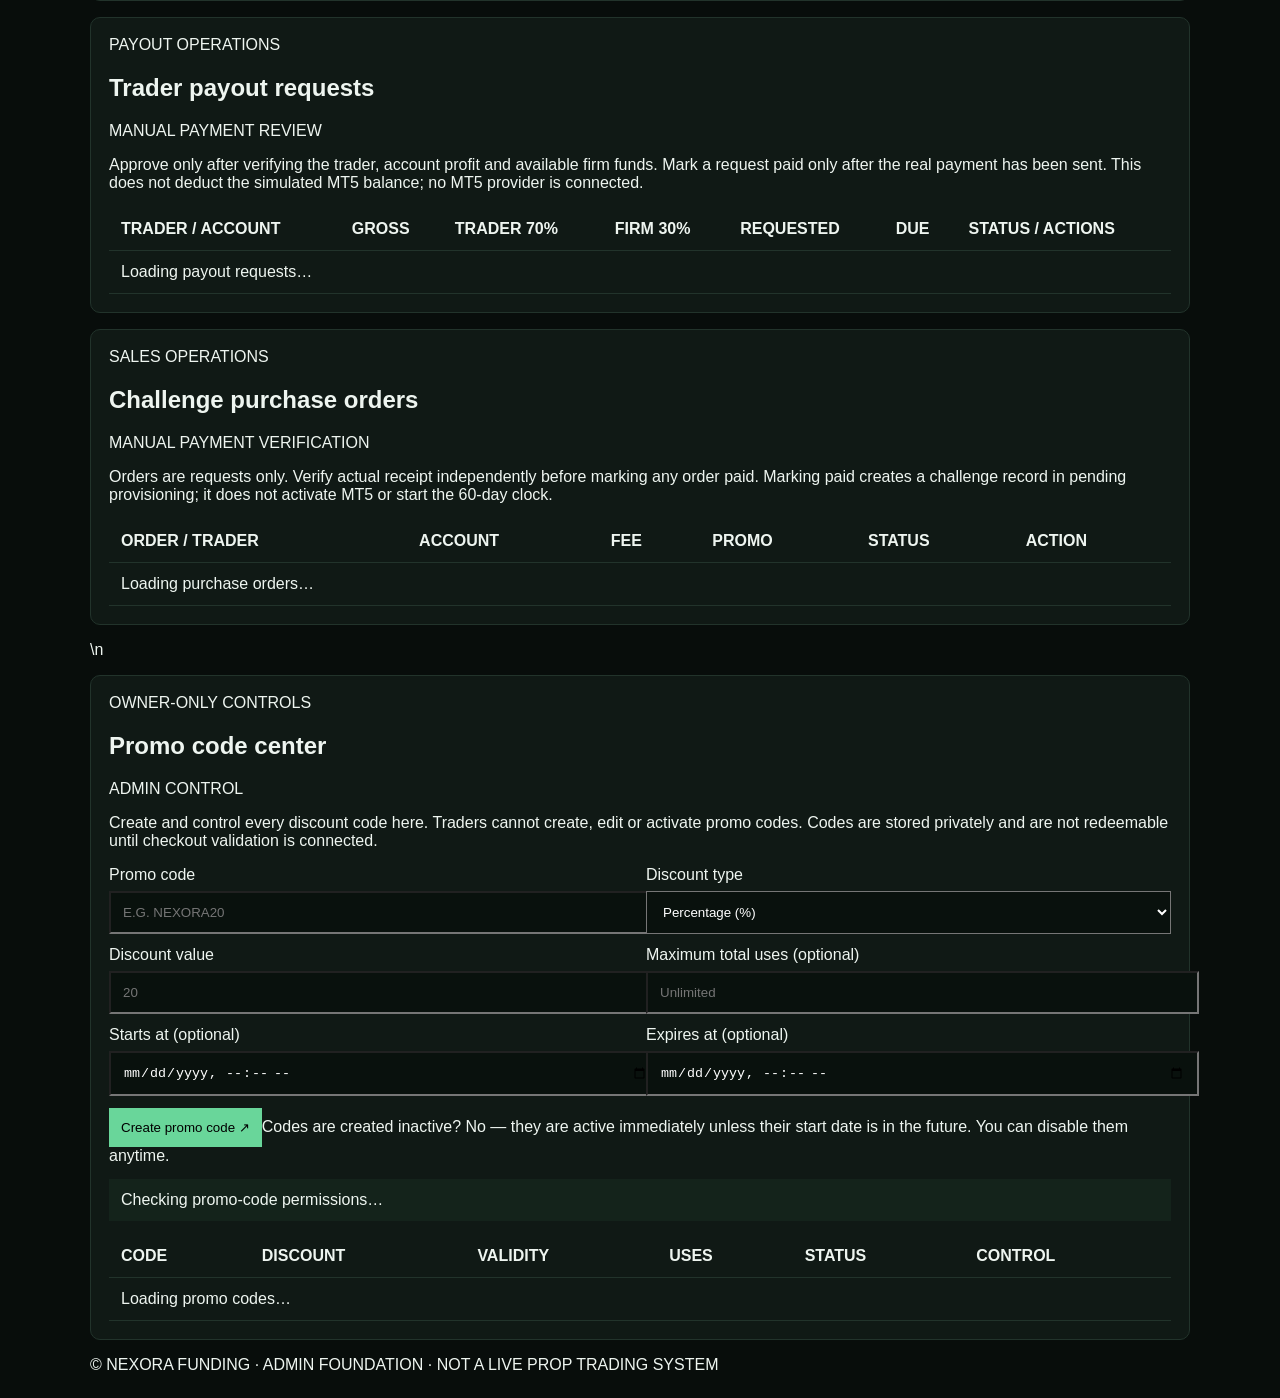
<file: admin.html>
<!doctype html>
<html lang="en"><head><meta charset="utf-8"><meta name="viewport" content="width=device-width,initial-scale=1"><meta name="theme-color" content="#080d0b"><title>Admin Console | Nexora Funding</title><link rel="preconnect" href="https://fonts.googleapis.com"><link rel="preconnect" href="https://fonts.gstatic.com" crossorigin><link href="https://fonts.googleapis.com/css2?family=DM+Sans:wght@400;500;600;700&family=Manrope:wght@400;500;600;700;800&display=swap" rel="stylesheet"><link rel="stylesheet" href="admin.css"></head>
<body><div class="topline"><span class="dot"></span>NEXORA FUNDING <span class="tag">ADMIN CONSOLE · FOUNDATION</span><a href="nexora-pay.html" style="margin-left:auto;margin-right:14px;color:#9ce2b3;text-decoration:none;font-weight:700">NEXORA PAY ↗</a><button id="logoutBtn">Sign out ↗</button></div>
<main class="shell"><header class="hero"><div><div class="eyebrow">CONTROL CENTER / 01</div><h1>Admin <em>workspace.</em></h1><p>Manage trader records, evaluation structures and account setup.</p></div><div class="admin-chip">● OWNER ACCESS</div></header>
<div id="notice" class="notice">Checking secure administrator access…</div>
<section class="stats"><article><span>REGISTERED TRADERS</span><strong id="traderCount">—</strong></article><article><span>CHALLENGE RECORDS</span><strong id="accountCount">—</strong></article><article><span>RULE SETS</span><strong id="ruleCount">—</strong></article><article><span>LIVE TRADING</span><strong class="amber">NOT CONNECTED</strong></article></section>
<section class="panel"><div class="panel-head"><div><span class="eyebrow">ACCOUNT OPERATIONS</span><h2>Create challenge record</h2></div><span class="draft">DRAFT / NOT PROVISIONED</span></div><form id="accountForm" class="form-grid"><label>Trader profile<select id="traderSelect" required><option value="">Loading traders…</option></select></label><label>Account size<select id="accountSize"><option value="2500">$2,500</option><option value="5000">$5,000</option><option value="10000">$10,000</option><option value="15000">$15,000</option><option value="20000">$20,000</option></select></label><label>Evaluation model<select id="model"><option value="2-phase">2-Phase</option><option value="1-phase">1-Phase</option></select></label><label>Stage<select id="stage"></select></label><label class="wide">Applicable rule set<select id="ruleSet" required></select></label><div class="wide action-row"><button class="primary" type="submit" id="createBtn">Create pending record ↗</button><span>Creates a database record only. No payment, broker account or funded access is activated.</span></div></form></section>
<section class="panel"><div class="panel-head"><div><span class="eyebrow">TRADER DIRECTORY</span><h2>Registered traders</h2></div><span class="count" id="traderCountLabel">0 traders</span></div><div class="table-wrap"><table><thead><tr><th>TRADER</th><th>PROFILE ID</th><th>JOINED</th></tr></thead><tbody id="tradersBody"><tr><td colspan="3">Loading…</td></tr></tbody></table></div></section>
<section class="panel"><div class="panel-head"><div><span class="eyebrow">CHALLENGE MANAGEMENT</span><h2>Challenge records</h2></div><span class="draft">PRE-PROVISIONING</span></div><div class="table-wrap"><table><thead><tr><th>ACCOUNT</th><th>TRADER</th><th>MODEL / STAGE</th><th>RULES</th><th>STATUS</th><th>CREATED</th></tr></thead><tbody id="accountsBody"><tr><td colspan="6">Loading…</td></tr></tbody></table></div></section>
<section class="panel"><div class="panel-head"><div><span class="eyebrow">FIRM RULE CONFIGURATION</span><h2>Evaluation rules</h2></div><span class="draft">CURRENT DRAFT</span></div><div class="table-wrap"><table><thead><tr><th>MODEL / STAGE</th><th>DRAWDOWN</th><th>PROFIT TARGET</th><th>MAX DD</th><th>DAILY DD</th><th>PAYOUT</th></tr></thead><tbody id="rulesBody"><tr><td colspan="6">Loading…</td></tr></tbody></table></div><p class="footnote">Risk engine foundation: daily drawdown is equity-based and resets at 00:00 UTC, using the account's equity at the start of each UTC day. 2-Phase static maximum drawdown is equity-based: floating losses count against the fixed initial-balance floor. 1-Phase trailing maximum drawdown uses CLOSED BALANCE only: realized gains can raise the floor, floating profit cannot, and losses never lower it. Daily drawdown remains equity-based for both models. Breaches are recorded in the risk-event audit table. This is database logic only; broker/MT5 data ingestion, trade-event validation, commissions/swaps handling and end-to-end enforcement are not connected or live.</p></section>
<section class="panel"><div class="panel-head"><div><span class="eyebrow">PAYOUT OPERATIONS</span><h2>Trader payout requests</h2></div><span class="draft">MANUAL PAYMENT REVIEW</span></div><p class="footnote">Approve only after verifying the trader, account profit and available firm funds. Mark a request paid only after the real payment has been sent. This does not deduct the simulated MT5 balance; no MT5 provider is connected.</p><div class="table-wrap"><table><thead><tr><th>TRADER / ACCOUNT</th><th>GROSS</th><th>TRADER 70%</th><th>FIRM 30%</th><th>REQUESTED</th><th>DUE</th><th>STATUS / ACTIONS</th></tr></thead><tbody id="payoutsBody"><tr><td colspan="7">Loading payout requests…</td></tr></tbody></table></div></section>
<section class="panel"><div class="panel-head"><div><span class="eyebrow">SALES OPERATIONS</span><h2>Challenge purchase orders</h2></div><span class="draft">MANUAL PAYMENT VERIFICATION</span></div><p class="footnote">Orders are requests only. Verify actual receipt independently before marking any order paid. Marking paid creates a challenge record in pending provisioning; it does not activate MT5 or start the 60-day clock.</p><div class="table-wrap"><table><thead><tr><th>ORDER / TRADER</th><th>ACCOUNT</th><th>FEE</th><th>PROMO</th><th>STATUS</th><th>ACTION</th></tr></thead><tbody id="purchaseOrdersBody"><tr><td colspan="6">Loading purchase orders…</td></tr></tbody></table></div></section>\n<section class="panel" id="promoCenter">
 <div class="panel-head"><div><span class="eyebrow">OWNER-ONLY CONTROLS</span><h2>Promo code center</h2></div><span class="draft">ADMIN CONTROL</span></div>
 <p class="footnote">Create and control every discount code here. Traders cannot create, edit or activate promo codes. Codes are stored privately and are not redeemable until checkout validation is connected.</p>
 <form id="promoForm" class="form-grid">
  <label>Promo code<input id="promoCode" required maxlength="32" pattern="[A-Za-z0-9_-]+" placeholder="e.g. NEXORA20" style="display:block;width:100%;padding:12px;background:#09110d;color:white;margin-top:7px;text-transform:uppercase"></label>
  <label>Discount type<select id="promoType"><option value="percent">Percentage (%)</option><option value="fixed">Fixed amount (USD)</option></select></label>
  <label>Discount value<input id="promoValue" type="number" min="0.01" step="0.01" required placeholder="20" style="display:block;width:100%;padding:12px;background:#09110d;color:white;margin-top:7px"></label>
  <label>Maximum total uses (optional)<input id="promoMax" type="number" min="1" step="1" placeholder="Unlimited" style="display:block;width:100%;padding:12px;background:#09110d;color:white;margin-top:7px"></label>
  <label>Starts at (optional)<input id="promoStart" type="datetime-local" style="display:block;width:100%;padding:12px;background:#09110d;color:white;margin-top:7px"></label>
  <label>Expires at (optional)<input id="promoExpiry" type="datetime-local" style="display:block;width:100%;padding:12px;background:#09110d;color:white;margin-top:7px"></label>
  <div class="wide action-row"><button class="primary" id="createPromo" type="submit">Create promo code ↗</button><span>Codes are created inactive? No — they are active immediately unless their start date is in the future. You can disable them anytime.</span></div>
 </form>
 <div id="promoNotice" class="notice" style="margin-top:14px">Checking promo-code permissions…</div>
 <div class="table-wrap" style="margin-top:14px"><table><thead><tr><th>CODE</th><th>DISCOUNT</th><th>VALIDITY</th><th>USES</th><th>STATUS</th><th>CONTROL</th></tr></thead><tbody id="promoRows"><tr><td colspan="6">Loading promo codes…</td></tr></tbody></table></div>
</section>
<footer>© <span id="year"></span> NEXORA FUNDING · ADMIN FOUNDATION · NOT A LIVE PROP TRADING SYSTEM</footer></main><script type="module" src="admin.js"></script><script type="module" src="promo-center.js"></script><script type="module" src="purchase-orders.js"></script></body></html>
</file>
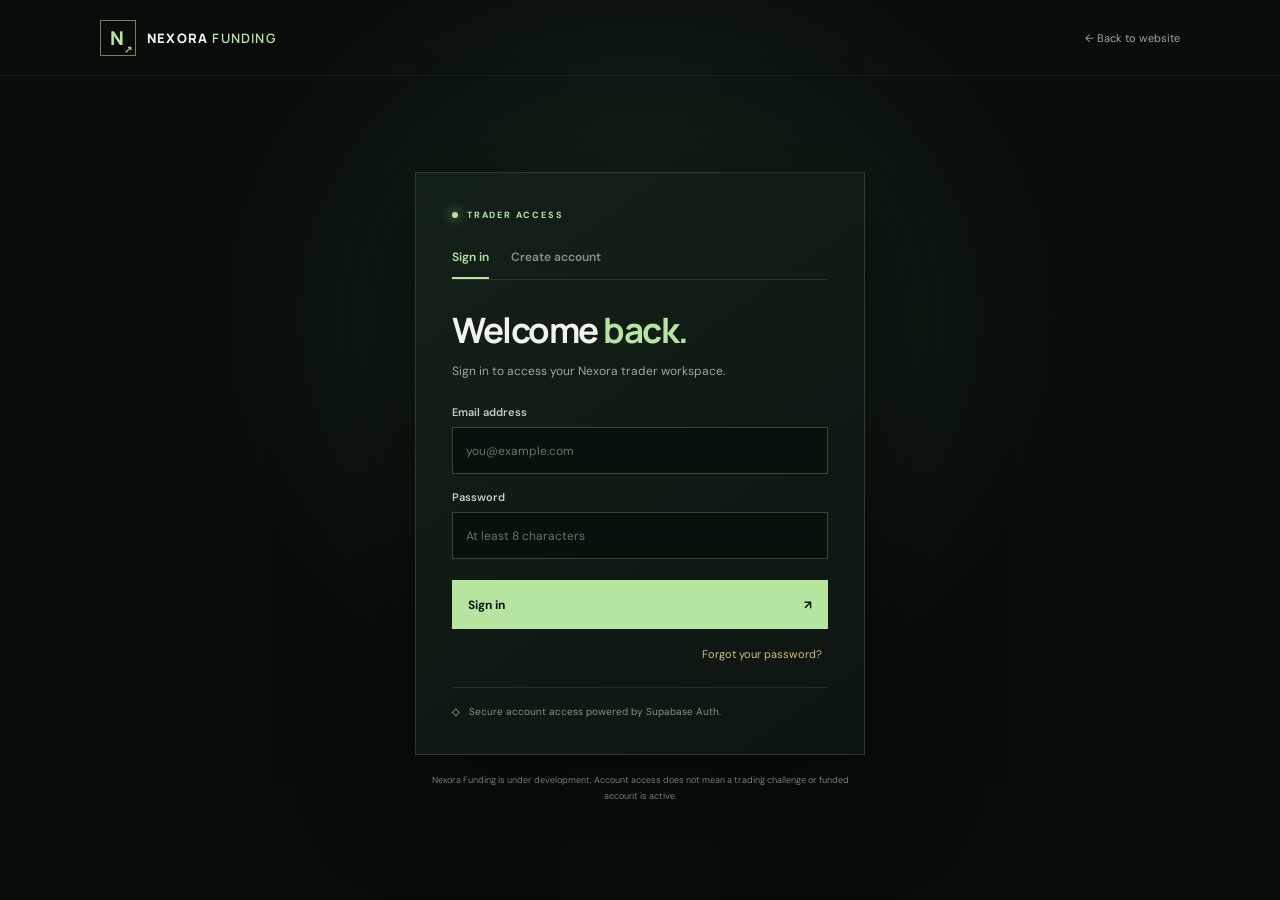
<file: auth.html>
<!doctype html>
<html lang="en">
<head>
<meta charset="utf-8"><meta name="viewport" content="width=device-width,initial-scale=1"><meta name="theme-color" content="#080d0b">
<title>Sign in | Nexora Funding</title>
<link rel="preconnect" href="https://fonts.googleapis.com"><link rel="preconnect" href="https://fonts.gstatic.com" crossorigin>
<link href="https://fonts.googleapis.com/css2?family=DM+Sans:wght@400;500;600;700&family=Manrope:wght@400;500;600;700;800&display=swap" rel="stylesheet">
<link rel="stylesheet" href="auth.css">
</head>
<body>
<header><a class="brand" href="index.html"><span class="mark">N<span>↗</span></span><span>NEXORA <b>FUNDING</b></span></a><a class="back" href="index.html">← Back to website</a></header>
<main>
<section class="auth-card">
<div class="eyebrow"><i></i> TRADER ACCESS</div>
<div class="tabs"><button class="tab active" data-mode="signin">Sign in</button><button class="tab" data-mode="signup">Create account</button></div>
<h1 id="title">Welcome <em>back.</em></h1>
<p class="intro" id="intro">Sign in to access your Nexora trader workspace.</p>
<form id="authForm">
<label id="nameWrap" class="hidden">Full name<input id="fullName" type="text" autocomplete="name" placeholder="Your full name"></label>
<label>Email address<input id="email" type="email" autocomplete="email" placeholder="you@example.com" required></label>
<label id="passwordWrap">Password<input id="password" type="password" autocomplete="current-password" minlength="8" placeholder="At least 8 characters" required></label>
<label id="confirmWrap" class="hidden">Confirm password<input id="confirmPassword" type="password" autocomplete="new-password" minlength="8" placeholder="Repeat your password"></label>
<button class="submit" id="submitBtn" type="submit">Sign in <span>↗</span></button>
</form>
<button id="forgotBtn" class="forgot">Forgot your password?</button>
<div id="message" class="message" role="status" aria-live="polite"></div>
<div class="secure-note"><span>◇</span> Secure account access powered by Supabase Auth.</div>
</section>
<p class="footnote">Nexora Funding is under development. Account access does not mean a trading challenge or funded account is active.</p>
</main>
<script type="module" src="auth.js"></script>
</body></html>
</file>
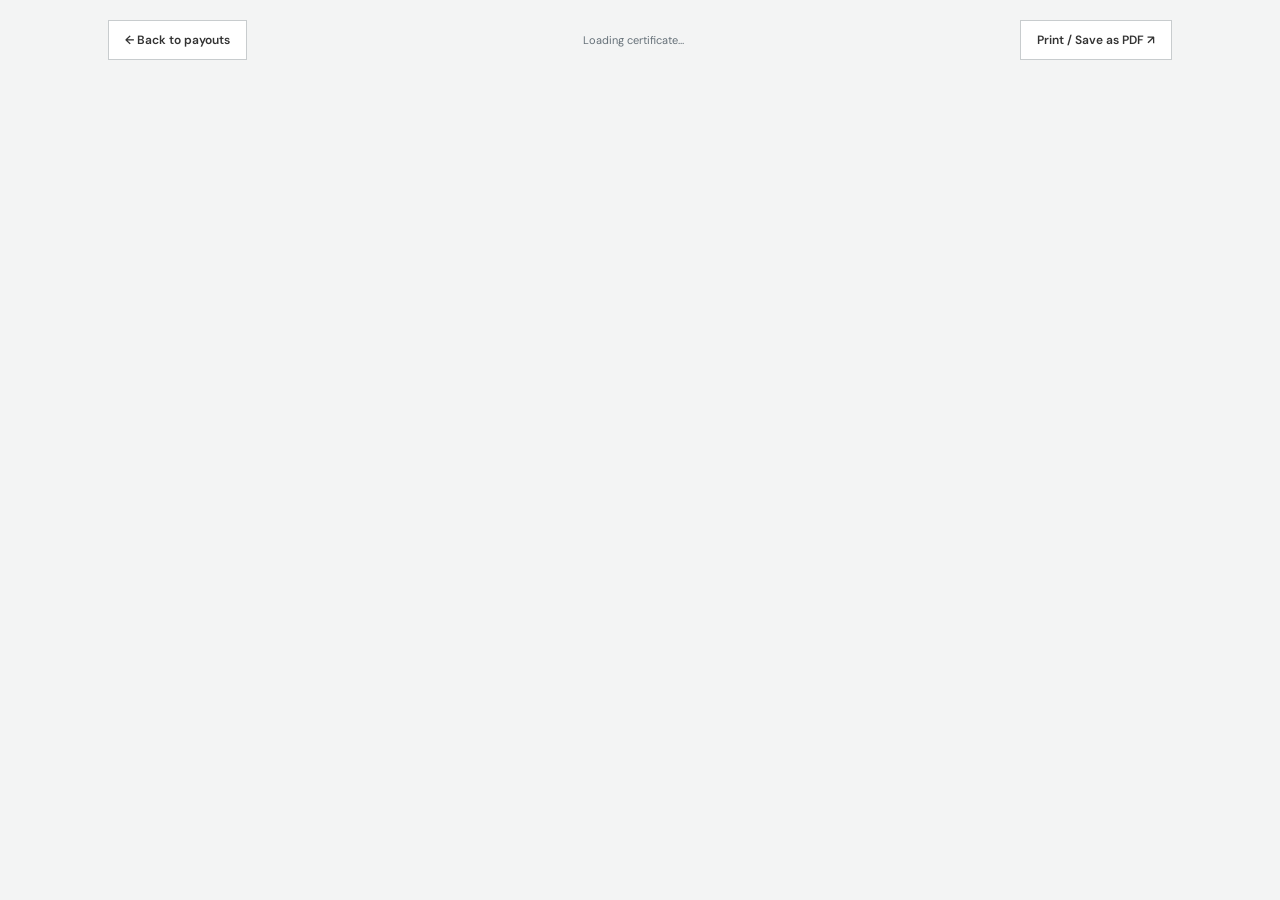
<file: certificate.html>
<!doctype html>
<html lang="en"><head><meta charset="utf-8"><meta name="viewport" content="width=device-width,initial-scale=1"><meta name="theme-color" content="#ffffff"><title>Payout Certificate | Nexora Funding</title><link rel="preconnect" href="https://fonts.googleapis.com"><link rel="preconnect" href="https://fonts.gstatic.com" crossorigin><link href="https://fonts.googleapis.com/css2?family=DM+Sans:wght@400;500;600;700&family=Manrope:wght@400;500;600;700;800&family=Allura&display=swap" rel="stylesheet"><style>
*{box-sizing:border-box}body{margin:0;background:#f3f4f4;color:#222;font-family:"DM Sans",Arial,sans-serif}.toolbar{max-width:1100px;margin:20px auto;display:flex;justify-content:space-between;align-items:center;padding:0 18px;gap:12px}.toolbar a,.toolbar button{border:1px solid #c8ccce;background:white;color:#333;padding:11px 16px;text-decoration:none;font:600 12px "DM Sans";cursor:pointer}.status{font-size:11px;color:#657078}.certificate{width:min(1100px,calc(100% - 36px));min-height:760px;margin:20px auto 50px;background:#fff;position:relative;padding:56px 70px 48px;box-shadow:0 15px 55px #00000012;border:1px solid #e3e5e6;overflow:hidden}.certificate:before{content:"";position:absolute;inset:17px;border:1px solid #c9ced1;pointer-events:none}.certificate:after{content:"";position:absolute;inset:23px;border:1px solid #edf0f1;pointer-events:none}.inner{position:relative;z-index:1;text-align:center}.logo{width:86px;height:86px;margin:0 auto 10px;border:2px solid #aeb4b8;display:grid;place-items:center;transform:rotate(45deg);background:linear-gradient(145deg,#fff,#e6e8e9);box-shadow:inset 0 0 0 5px #f8f9f9}.logo span{transform:rotate(-45deg);font:800 40px Manrope;color:#7e858a;letter-spacing:-7px;margin-left:-5px}.brand{font:800 27px Manrope,sans-serif;letter-spacing:3px;color:#25292b}.tagline{font:500 11px Manrope;letter-spacing:1.2px;color:#777;margin-top:5px}.rule{width:140px;height:1px;background:linear-gradient(90deg,transparent,#aeb4b8,transparent);margin:30px auto}.eyebrow{font:700 11px Manrope;letter-spacing:4px;color:#858c90;margin-top:22px}.title{font:500 43px Manrope;color:#25292b;letter-spacing:1px;margin:12px 0 8px}.subtitle{font-size:14px;color:#737a7e}.recipient{font:700 36px Manrope;color:#303538;margin:26px 0 8px;border-bottom:1px solid #d9dddf;display:inline-block;padding:0 30px 12px;min-width:55%}.statement{font-size:14px;line-height:1.8;color:#656c70;max-width:690px;margin:16px auto}.amount-label{font:700 10px Manrope;letter-spacing:3px;color:#92999d;margin-top:26px}.amount{font:700 48px Manrope;color:#737b80;margin:6px 0 0}.amount-note{font-size:11px;color:#92999d}.meta{display:flex;justify-content:center;gap:90px;margin:34px auto 22px}.meta div{text-align:center;min-width:180px}.meta label{display:block;font:700 9px Manrope;letter-spacing:2px;color:#9aa0a4;margin-bottom:8px}.meta strong{font:600 13px Manrope;color:#3f464a}.signature-area{margin:28px auto 0;width:260px}.signature{font:42px Allura,cursive;color:#303538;border-bottom:1px solid #aeb4b8;padding:0 20px 1px}.sign-label{font:700 9px Manrope;letter-spacing:2px;color:#969da1;margin-top:8px}.seal{position:absolute;right:70px;bottom:75px;width:95px;height:95px;border:1px solid #c6cbce;border-radius:50%;display:grid;place-items:center;color:#9ba2a6;font:700 9px Manrope;letter-spacing:1px;transform:rotate(-12deg)}.seal:before{content:"";position:absolute;inset:6px;border:1px dashed #c6cbce;border-radius:50%}.footer{margin-top:36px;font-size:9px;letter-spacing:1.4px;color:#a0a6aa}.hidden{display:none!important}.error{padding:100px 20px;text-align:center;color:#7c5555}@media(max-width:650px){.certificate{padding:42px 26px;min-height:680px}.title{font-size:31px}.recipient{font-size:27px;min-width:90%}.amount{font-size:38px}.meta{gap:22px;flex-wrap:wrap}.seal{position:relative;right:auto;bottom:auto;margin:25px auto 0}.toolbar{flex-wrap:wrap}.brand{font-size:21px}}@page{size:A4 landscape;margin:0}@media print{body{background:white}.toolbar{display:none}.certificate{width:297mm;height:210mm;min-height:0;margin:0;padding:15mm 20mm;box-shadow:none;border:0}.certificate:before{inset:7mm}.certificate:after{inset:9mm}.logo{width:70px;height:70px}.title{font-size:37px}.recipient{margin:18px 0 5px}.rule{margin:20px auto}.meta{margin:22px auto 10px}.signature-area{margin-top:15px}.seal{bottom:45px;right:55px}}
</style></head><body>
<div class="toolbar"><a href="payout.html">← Back to payouts</a><span class="status" id="certStatus">Loading certificate…</span><button id="printBtn" disabled>Print / Save as PDF ↗</button></div>
<main id="certificate" class="certificate hidden"><div class="inner">
<div class="logo"><span>NF</span></div><div class="brand">NEXORA FUNDING</div><div class="tagline">YOUR SKILL. OUR CAPITAL. YOUR FUTURE.</div>
<div class="rule"></div><div class="eyebrow">OFFICIAL PAYOUT RECOGNITION</div><h1 class="title">PAYOUT CERTIFICATE</h1><div class="subtitle">This certificate is proudly presented to</div>
<div class="recipient" id="recipientName">Trader Name</div>
<p class="statement">In recognition of a successfully completed payout from Nexora Funding. This certificate confirms that the gross withdrawal amount stated below was successfully paid.</p>
<div class="amount-label">GROSS PAYOUT AMOUNT</div><div class="amount" id="grossAmount">$0.00</div><div class="amount-note">Gross amount requested and paid · USD</div>
<div class="meta"><div><label>PAYMENT DATE</label><strong id="paymentDate">—</strong></div><div><label>CERTIFICATE NUMBER</label><strong id="certificateNumber">—</strong></div></div>
<div class="signature-area"><div class="signature">Mim X</div><div class="sign-label">AUTHORIZED SIGNATURE · NEXORA FUNDING</div></div>
<div class="footer">NEXORA FUNDING · OFFICIAL PAYOUT RECORD</div></div><div class="seal">SUCCESSFULLY<br>PAID</div></main>
<div id="errorState" class="error hidden"><h2>Certificate unavailable</h2><p>This certificate has not been issued or you do not have permission to view it.</p></div>
<script type="module" src="certificate.js"></script></body></html>
</file>
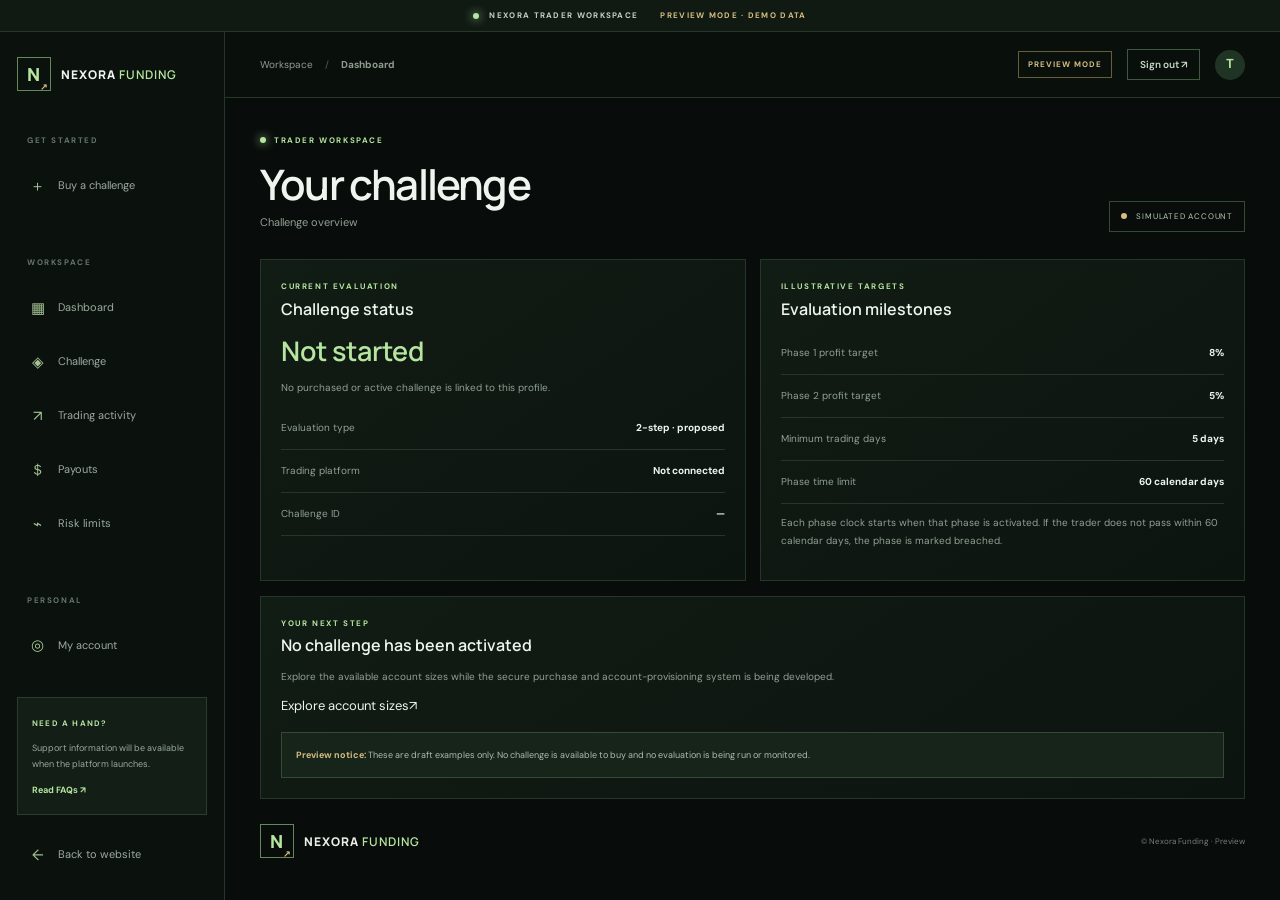
<file: challenge.html>
<!doctype html><html lang="en"><head><meta charset="utf-8"><meta name="viewport" content="width=device-width,initial-scale=1"><meta name="theme-color" content="#080d0b"><title>Challenge overview | Nexora Funding</title><link rel="preconnect" href="https://fonts.googleapis.com"><link rel="preconnect" href="https://fonts.gstatic.com" crossorigin><link href="https://fonts.googleapis.com/css2?family=DM+Sans:wght@400;500;600;700&family=Manrope:wght@400;500;600;700;800&display=swap" rel="stylesheet"><link rel="stylesheet" href="dashboard.css"><link rel="stylesheet" href="workspace-pages.css"></head><body><div class="preview-bar"><span class="live-dot"></span> NEXORA TRADER WORKSPACE <span class="preview-warning">PREVIEW MODE · DEMO DATA</span></div><div class="app-shell"><aside class="sidebar" id="sidebar"><a class="brand" href="index.html"><span class="brand-icon">N<span>↗</span></span><span>NEXORA <b>FUNDING</b></span></a><div class="side-label">GET STARTED</div><a class="side-link buy-challenge-link" href="accounts.html"><span>＋</span> Buy a challenge</a><div class="side-label">WORKSPACE</div><a class="side-link" data-page="dashboard" href="dashboard.html"><span>▦</span> Dashboard</a><a class="side-link" data-page="challenge" href="challenge.html"><span>◈</span> Challenge</a><a class="side-link" data-page="activity" href="activity.html"><span>↗</span> Trading activity</a><a class="side-link" data-page="payout" href="payout.html"><span>＄</span> Payouts</a><a class="side-link" data-page="risk" href="risk.html"><span>⌁</span> Risk limits</a><div class="side-label">PERSONAL</div><a class="side-link" data-page="account" href="account.html"><span>◎</span> My account</a><div class="side-bottom"><div class="help-box"><span>NEED A HAND?</span><p>Support information will be available when the platform launches.</p><a href="index.html#faq">Read FAQs ↗</a></div><a class="side-link" href="index.html"><span>←</span> Back to website</a></div></aside><main class="main-content"><header class="topbar"><button class="mobile-menu" id="mobileMenu" aria-label="Open menu">☰</button><div class="breadcrumb">Workspace <span>/</span> <b id="pageLabel">Dashboard</b></div><div class="top-actions"><span class="preview-chip">PREVIEW MODE</span><button class="logout-button" id="logoutBtn" type="button">Sign out ↗</button><div class="avatar" id="userAvatar">T</div></div></header><div class="page-wrap"><div class="welcome-row"><div><div class="eyebrow"><i></i> TRADER WORKSPACE</div><h1>Your challenge</h1><p>Challenge overview</p></div><div class="status-badge"><span></span> SIMULATED ACCOUNT</div></div><div class="page-grid"><article class="info-card"><span class="eyebrow">CURRENT EVALUATION</span><h2>Challenge status</h2><div class="info-value">Not started</div><p>No purchased or active challenge is linked to this profile.</p><div class="data-row"><span>Evaluation type</span><b>2-step · proposed</b></div><div class="data-row"><span>Trading platform</span><b>Not connected</b></div><div class="data-row"><span>Challenge ID</span><b>—</b></div></article><article class="info-card"><span class="eyebrow">ILLUSTRATIVE TARGETS</span><h2>Evaluation milestones</h2><div class="data-row"><span>Phase 1 profit target</span><b>8%</b></div><div class="data-row"><span>Phase 2 profit target</span><b>5%</b></div><div class="data-row"><span>Minimum trading days</span><b>5 days</b></div><div class="data-row"><span>Phase time limit</span><b>60 calendar days</b></div><p>Each phase clock starts when that phase is activated. If the trader does not pass within 60 calendar days, the phase is marked breached.</p></article></div><div class="info-card"><span class="eyebrow">YOUR NEXT STEP</span><h2>No challenge has been activated</h2><p>Explore the available account sizes while the secure purchase and account-provisioning system is being developed.</p><a class="card-link card-link-main" href="accounts.html" style="display:flex;max-width:230px">Explore account sizes <span>↗</span></a><div class="notice-box"><strong>Preview notice:</strong> These are draft examples only. No challenge is available to buy and no evaluation is being run or monitored.</div></div><footer class="footer"><a class="brand" href="index.html"><span class="brand-icon">N<span>↗</span></span><span>NEXORA <b>FUNDING</b></span></a><span>© <span id="year"></span> Nexora Funding · Preview</span></footer></div></main></div><script type="module" src="workspace.js"></script></body></html>
</file>
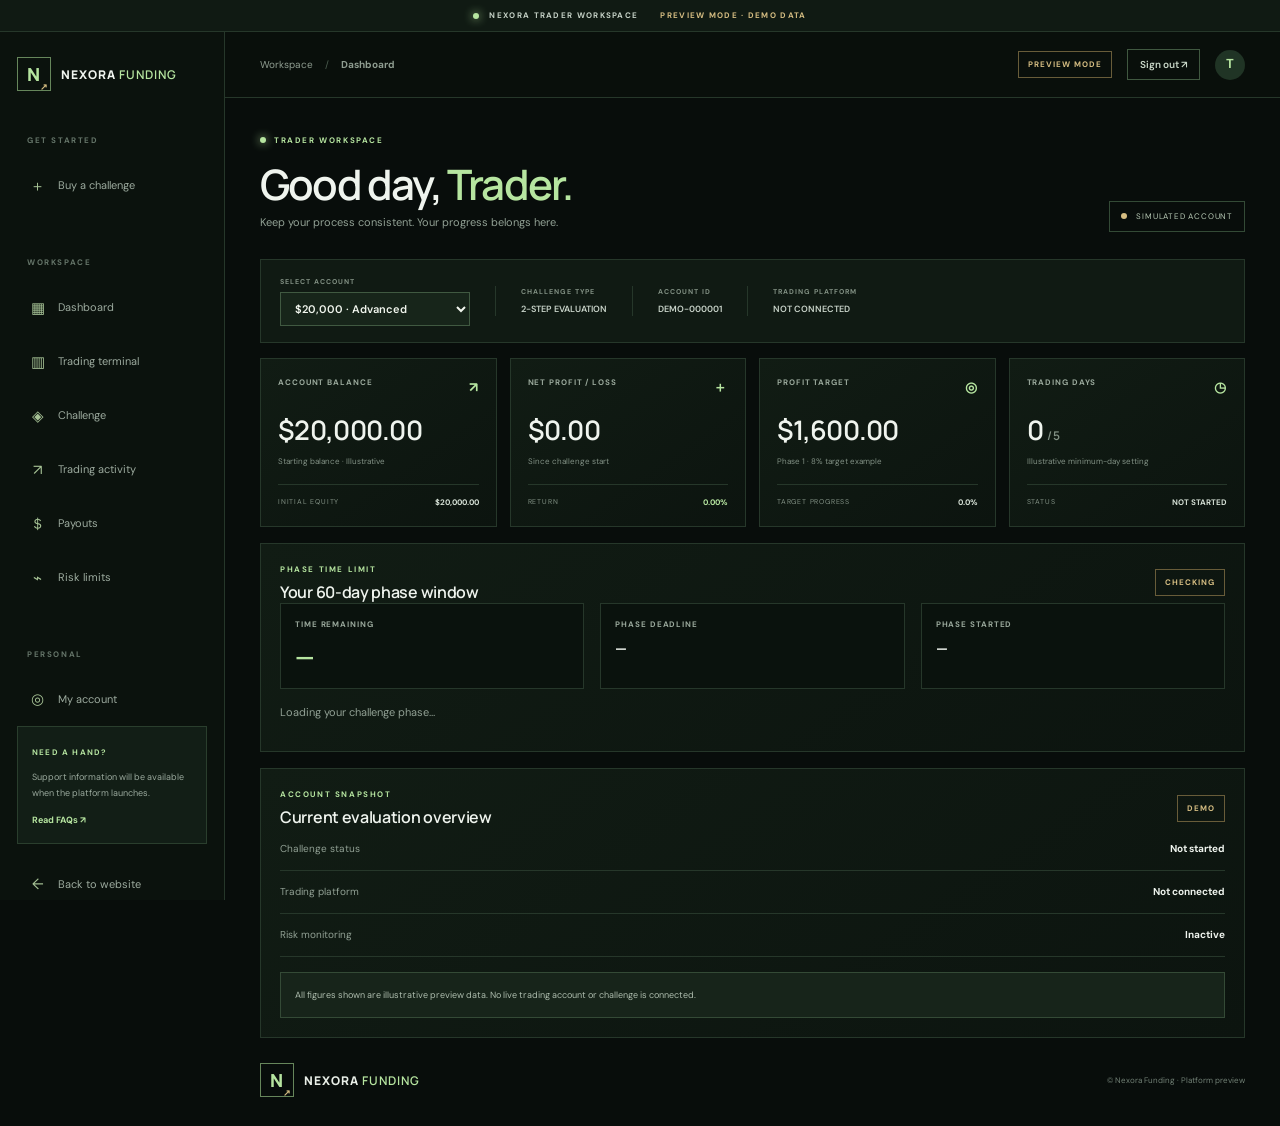
<file: dashboard.html>
<!doctype html><html lang="en"><head><meta charset="utf-8"><meta name="viewport" content="width=device-width,initial-scale=1"><meta name="theme-color" content="#080d0b"><meta name="description" content="Nexora Funding trader dashboard preview."><title>Trader Dashboard | Nexora Funding</title><link rel="preconnect" href="https://fonts.googleapis.com"><link rel="preconnect" href="https://fonts.gstatic.com" crossorigin><link href="https://fonts.googleapis.com/css2?family=DM+Sans:wght@400;500;600;700&family=Manrope:wght@400;500;600;700;800&display=swap" rel="stylesheet"><link rel="stylesheet" href="dashboard.css"><link rel="stylesheet" href="workspace-pages.css"><style>.phase-clock-panel{margin:16px 0}.phase-clock-grid{display:grid;grid-template-columns:repeat(3,minmax(0,1fr));gap:16px}.phase-clock-grid>div{display:flex;flex-direction:column;gap:8px;padding:14px;background:#0a120d;border:1px solid var(--line)}.phase-clock-grid strong{font:700 25px var(--display);color:var(--green)}.phase-clock-grid b{font-size:13px}.phase-clock-message{font-size:11px;color:var(--muted);margin-top:14px;line-height:1.7}@media(max-width:600px){.phase-clock-grid{grid-template-columns:1fr}}</style></head><body>
<div class="preview-bar"><span class="live-dot"></span> NEXORA TRADER WORKSPACE <span class="preview-warning">PREVIEW MODE · DEMO DATA</span></div><div class="app-shell">
<aside class="sidebar" id="sidebar"><a class="brand" href="index.html"><span class="brand-icon">N<span>↗</span></span><span>NEXORA <b>FUNDING</b></span></a><div class="side-label">GET STARTED</div><a class="side-link buy-challenge-link" href="accounts.html"><span>＋</span> Buy a challenge</a><div class="side-label">WORKSPACE</div><a class="side-link" data-page="dashboard" href="dashboard.html"><span>▦</span> Dashboard</a><a class="side-link" data-page="terminal" href="terminal.html"><span>▥</span> Trading terminal</a><a class="side-link" data-page="challenge" href="challenge.html"><span>◈</span> Challenge</a><a class="side-link" data-page="activity" href="activity.html"><span>↗</span> Trading activity</a><a class="side-link" data-page="payout" href="payout.html"><span>＄</span> Payouts</a><a class="side-link" data-page="risk" href="risk.html"><span>⌁</span> Risk limits</a><div class="side-label">PERSONAL</div><a class="side-link" data-page="account" href="account.html"><span>◎</span> My account</a><div class="side-bottom"><div class="help-box"><span>NEED A HAND?</span><p>Support information will be available when the platform launches.</p><a href="index.html#faq">Read FAQs ↗</a></div><a class="side-link" href="index.html"><span>←</span> Back to website</a></div></aside>
<main class="main-content"><header class="topbar"><button class="mobile-menu" id="mobileMenu" aria-label="Open menu">☰</button><div class="breadcrumb">Workspace <span>/</span> <b id="pageLabel">Dashboard</b></div><div class="top-actions"><span class="preview-chip">PREVIEW MODE</span><button class="logout-button" id="logoutBtn" type="button">Sign out ↗</button><div class="avatar" id="userAvatar">T</div></div></header>
<div class="page-wrap"><div class="welcome-row"><div><div class="eyebrow"><i></i> TRADER WORKSPACE</div><h1>Good day, <em>Trader.</em></h1><p>Keep your process consistent. Your progress belongs here.</p></div><div class="status-badge"><span></span> SIMULATED ACCOUNT</div></div>
<section class="account-strip"><div class="account-select-wrap"><label for="accountSelect">SELECT ACCOUNT</label><select id="accountSelect"><option value="2500">$2,500 · Micro</option><option value="5000">$5,000 · Starter</option><option value="10000">$10,000 · Core</option><option value="15000">$15,000 · Plus</option><option value="20000" selected>$20,000 · Advanced</option></select></div><div class="account-meta"><span>CHALLENGE TYPE</span><b>2-STEP EVALUATION</b></div><div class="account-meta"><span>ACCOUNT ID</span><b>DEMO-000001</b></div><div class="account-meta"><span>TRADING PLATFORM</span><b>NOT CONNECTED</b></div></section>
<section class="metric-grid"><article class="metric-card balance-card"><div class="metric-label">ACCOUNT BALANCE <span>↗</span></div><strong id="balance">$20,000.00</strong><small>Starting balance · Illustrative</small><div class="metric-foot"><span>INITIAL EQUITY</span><b id="initialEquity">$20,000.00</b></div></article><article class="metric-card"><div class="metric-label">NET PROFIT / LOSS <span>＋</span></div><strong id="netPnl">$0.00</strong><small>Since challenge start</small><div class="metric-foot"><span>RETURN</span><b class="positive">0.00%</b></div></article><article class="metric-card"><div class="metric-label">PROFIT TARGET <span>◎</span></div><strong id="targetAmount">$1,600.00</strong><small>Phase 1 · 8% target example</small><div class="metric-foot"><span>TARGET PROGRESS</span><b id="targetProgress">0.0%</b></div></article><article class="metric-card"><div class="metric-label">TRADING DAYS <span>◷</span></div><strong>0 <small class="of-days">/ 5</small></strong><small>Illustrative minimum-day setting</small><div class="metric-foot"><span>STATUS</span><b>NOT STARTED</b></div></article></section>
<section class="panel phase-clock-panel"><div class="panel-heading"><div><span class="eyebrow">PHASE TIME LIMIT</span><h2 id="phaseClockTitle">Your 60-day phase window</h2></div><span class="draft-tag" id="phaseClockStatus">CHECKING</span></div><div class="phase-clock-grid"><div><span class="metric-label">TIME REMAINING</span><strong id="phaseCountdown">—</strong></div><div><span class="metric-label">PHASE DEADLINE</span><b id="phaseDeadline">—</b></div><div><span class="metric-label">PHASE STARTED</span><b id="phaseStarted">—</b></div></div><p id="phaseClockMessage" class="phase-clock-message">Loading your challenge phase…</p></section><section class="panel"><div class="panel-heading"><div><span class="eyebrow">ACCOUNT SNAPSHOT</span><h2>Current evaluation overview</h2></div><span class="draft-tag">DEMO</span></div><div class="data-row"><span>Challenge status</span><b>Not started</b></div><div class="data-row"><span>Trading platform</span><b>Not connected</b></div><div class="data-row"><span>Risk monitoring</span><b>Inactive</b></div><div class="notice-box">All figures shown are illustrative preview data. No live trading account or challenge is connected.</div></section>
<footer class="footer"><a class="brand" href="index.html"><span class="brand-icon">N<span>↗</span></span><span>NEXORA <b>FUNDING</b></span></a><span>© <span id="year"></span> Nexora Funding · Platform preview</span></footer></div></main></div><script type="module" src="workspace.js"></script><script type="module" src="dashboard.js"></script></body></html>
</file>
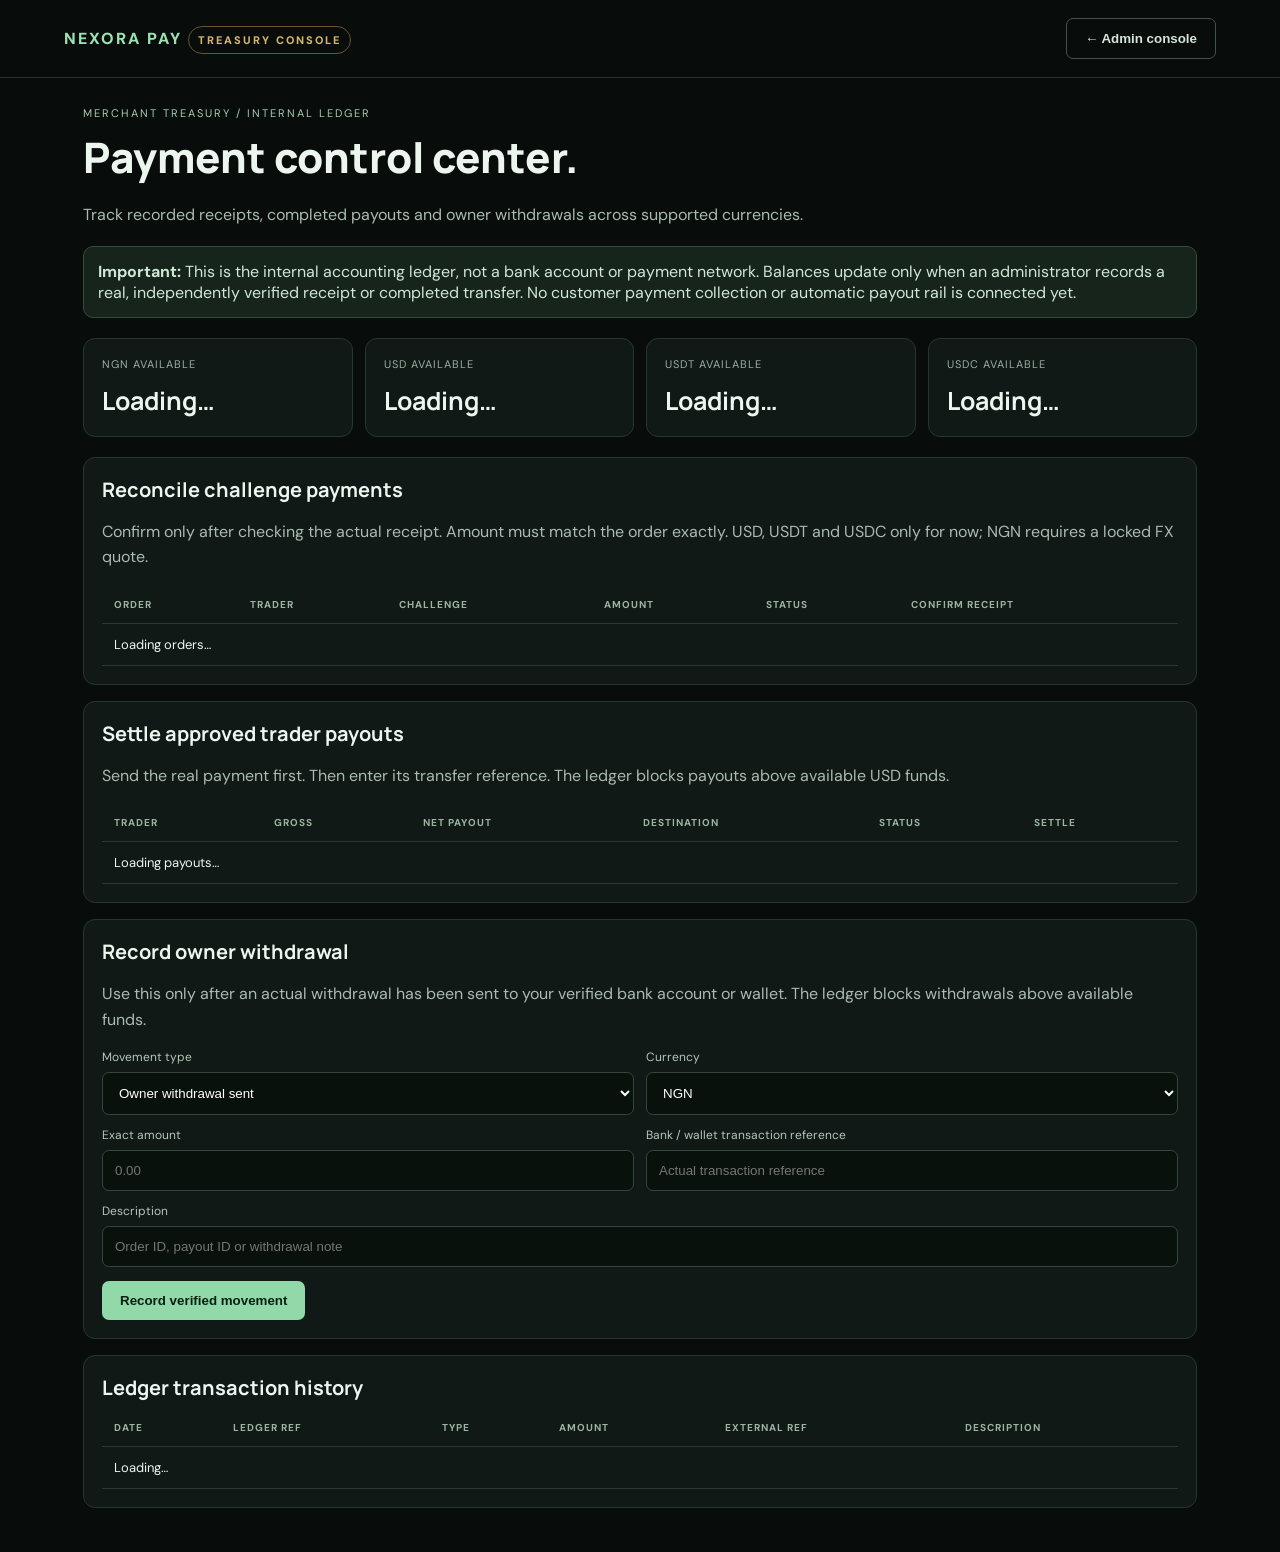
<file: nexora-pay.html>
<!doctype html><html lang="en"><head><meta charset="utf-8"><meta name="viewport" content="width=device-width,initial-scale=1"><meta name="theme-color" content="#080d0b"><title>NEXORA PAY | Treasury</title><link rel="preconnect" href="https://fonts.googleapis.com"><link href="https://fonts.googleapis.com/css2?family=DM+Sans:wght@400;500;600;700&family=Manrope:wght@600;700;800&display=swap" rel="stylesheet"><style>
*{box-sizing:border-box}body{margin:0;background:#080d0b;color:#edf5ef;font-family:'DM Sans',sans-serif}.top{padding:18px 5%;border-bottom:1px solid #26372d;display:flex;justify-content:space-between;align-items:center;gap:12px}.brand{font-weight:800;letter-spacing:2px;color:#9ce2b3}.tag{font-size:11px;color:#d5b66d;border:1px solid #67552d;padding:6px 9px;border-radius:20px}.wrap{max-width:1150px;margin:auto;padding:28px 18px}.eyebrow{font-size:11px;letter-spacing:2px;color:#a4cbb0}h1{font:800 clamp(28px,5vw,42px) Manrope;margin:8px 0}p{color:#aabbb0;line-height:1.6}.notice{background:#17241c;border:1px solid #314b39;padding:14px;border-radius:10px;margin:18px 0;color:#cfe8d5}.cards{display:grid;grid-template-columns:repeat(4,1fr);gap:12px;margin:20px 0}.card,.panel{background:#101915;border:1px solid #26372d;border-radius:12px;padding:18px}.card span{display:block;color:#9aafa0;font-size:11px;letter-spacing:1px}.card strong{display:block;font:700 25px Manrope;margin-top:12px;overflow-wrap:anywhere}.panel{margin:16px 0}.panel h2{font:700 20px Manrope;margin:0 0 8px}.grid{display:grid;grid-template-columns:repeat(2,1fr);gap:12px}label{font-size:12px;color:#b5c6ba}input,select{display:block;width:100%;margin-top:7px;padding:12px;border-radius:7px;border:1px solid #33483a;background:#09110d;color:#fff}button{background:#91d9a9;color:#082011;border:0;border-radius:7px;padding:12px 18px;font-weight:700;cursor:pointer}.muted{background:transparent;color:#d5e5d9;border:1px solid #425447}button:disabled{opacity:.5}table{width:100%;border-collapse:collapse;min-width:700px}th,td{text-align:left;padding:12px;border-bottom:1px solid #293a30;font-size:13px}th{font-size:10px;color:#9cb5a3;letter-spacing:1px}.table{overflow:auto}.warn{color:#e5c98a;font-size:12px}.actions{display:flex;gap:10px;flex-wrap:wrap;margin-top:14px}@media(max-width:720px){.cards{grid-template-columns:repeat(2,1fr)}.grid{grid-template-columns:1fr}.top{align-items:flex-start;flex-direction:column}}
</style></head><body><div class="top"><div class="brand">NEXORA PAY <span class="tag">TREASURY CONSOLE</span></div><button class="muted" id="back">← Admin console</button></div><main class="wrap"><div class="eyebrow">MERCHANT TREASURY / INTERNAL LEDGER</div><h1>Payment control center.</h1><p>Track recorded receipts, completed payouts and owner withdrawals across supported currencies.</p><div class="notice"><b>Important:</b> This is the internal accounting ledger, not a bank account or payment network. Balances update only when an administrator records a real, independently verified receipt or completed transfer. No customer payment collection or automatic payout rail is connected yet.</div><section class="cards" id="balances"><article class="card"><span>NGN AVAILABLE</span><strong>Loading…</strong></article><article class="card"><span>USD AVAILABLE</span><strong>Loading…</strong></article><article class="card"><span>USDT AVAILABLE</span><strong>Loading…</strong></article><article class="card"><span>USDC AVAILABLE</span><strong>Loading…</strong></article></section><section class="panel"><h2>Reconcile challenge payments</h2><p>Confirm only after checking the actual receipt. Amount must match the order exactly. USD, USDT and USDC only for now; NGN requires a locked FX quote.</p><div class="table"><table><thead><tr><th>ORDER</th><th>TRADER</th><th>CHALLENGE</th><th>AMOUNT</th><th>STATUS</th><th>CONFIRM RECEIPT</th></tr></thead><tbody id="orders"><tr><td colspan="6">Loading orders…</td></tr></tbody></table></div></section><section class="panel"><h2>Settle approved trader payouts</h2><p>Send the real payment first. Then enter its transfer reference. The ledger blocks payouts above available USD funds.</p><div class="table"><table><thead><tr><th>TRADER</th><th>GROSS</th><th>NET PAYOUT</th><th>DESTINATION</th><th>STATUS</th><th>SETTLE</th></tr></thead><tbody id="payoutQueue"><tr><td colspan="6">Loading payouts…</td></tr></tbody></table></div></section><section class="panel"><h2>Record owner withdrawal</h2><p>Use this only after an actual withdrawal has been sent to your verified bank account or wallet. The ledger blocks withdrawals above available funds.</p><form id="movement"><div class="grid"><label>Movement type<select id="kind"><option value="owner_withdrawal">Owner withdrawal sent</option></select></label><label>Currency<select id="currency"><option>NGN</option><option>USD</option><option>USDT</option><option>USDC</option></select></label><label>Exact amount<input id="amount" type="number" min="0.000001" step="0.000001" required placeholder="0.00"></label><label>Bank / wallet transaction reference<input id="reference" required minlength="4" placeholder="Actual transaction reference"></label><label style="grid-column:1/-1">Description<input id="description" maxlength="500" placeholder="Order ID, payout ID or withdrawal note"></label></div><div class="actions"><button id="save" type="submit">Record verified movement</button><span id="status" class="warn"></span></div></form></section><section class="panel"><h2>Ledger transaction history</h2><div class="table"><table><thead><tr><th>DATE</th><th>LEDGER REF</th><th>TYPE</th><th>AMOUNT</th><th>EXTERNAL REF</th><th>DESCRIPTION</th></tr></thead><tbody id="history"><tr><td colspan="6">Loading…</td></tr></tbody></table></div></section></main><script type="module" src="nexora-pay.js"></script><script type="module" src="nexora-pay-reconciliation.js"></script></body></html>
</file>
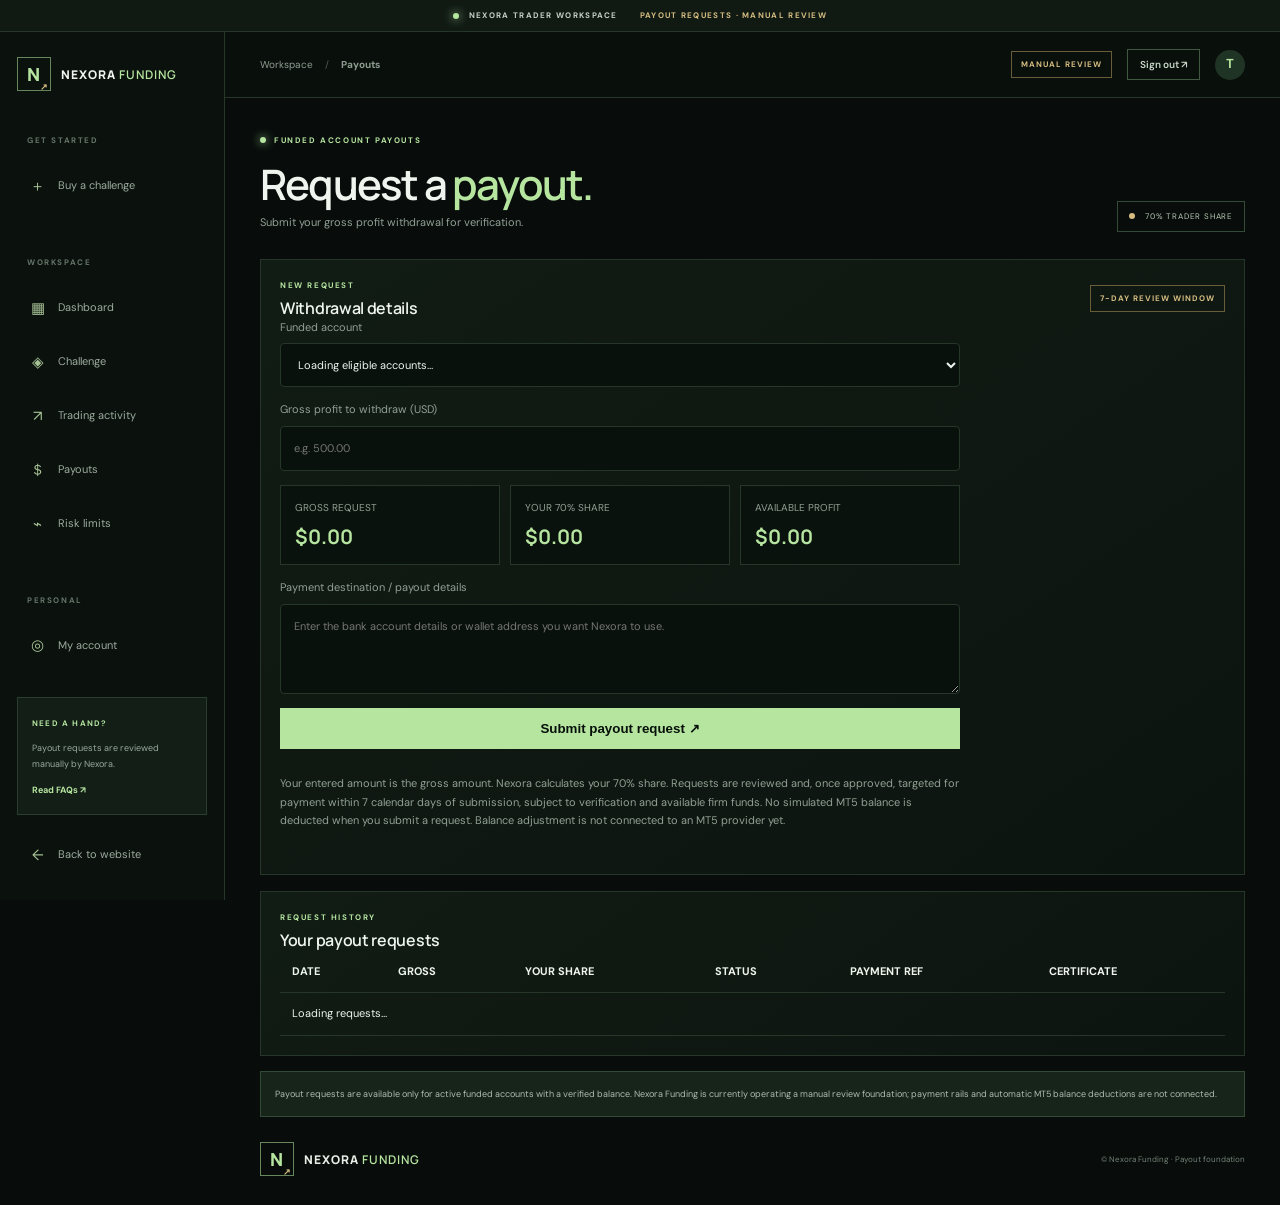
<file: payout.html>
<!doctype html>
<html lang="en"><head><meta charset="utf-8"><meta name="viewport" content="width=device-width,initial-scale=1"><meta name="theme-color" content="#080d0b"><title>Payouts | Nexora Funding</title><link rel="preconnect" href="https://fonts.googleapis.com"><link rel="preconnect" href="https://fonts.gstatic.com" crossorigin><link href="https://fonts.googleapis.com/css2?family=DM+Sans:wght@400;500;600;700&family=Manrope:wght@400;500;600;700;800&display=swap" rel="stylesheet"><link rel="stylesheet" href="dashboard.css"><link rel="stylesheet" href="workspace-pages.css"><style>
.payout-panel{margin:16px 0}.payout-form{display:grid;gap:14px;max-width:680px}.payout-form label{display:grid;gap:7px;color:var(--muted);font-size:11px}.payout-form input,.payout-form select,.payout-form textarea{width:100%;padding:13px;background:#09110d;color:#eef5f0;border:1px solid var(--line);border-radius:4px;font:inherit}.payout-form textarea{min-height:90px;resize:vertical}.payout-preview{display:grid;grid-template-columns:repeat(3,1fr);gap:10px}.payout-preview>div{padding:14px;background:#0a120d;border:1px solid var(--line)}.payout-preview span{display:block;color:var(--muted);font-size:10px}.payout-preview strong{display:block;margin-top:7px;font:700 20px var(--display);color:var(--green)}.payout-submit{padding:13px 18px;background:var(--green);color:#07100a;border:0;font-weight:800;cursor:pointer}.payout-submit:disabled{opacity:.5}.payout-notice{font-size:11px;line-height:1.7;color:var(--muted)}.payout-table-wrap{overflow:auto}#payoutHistory{width:100%;border-collapse:collapse}#payoutHistory th,#payoutHistory td{text-align:left;padding:12px;border-bottom:1px solid var(--line);font-size:11px;white-space:nowrap}.status-pill{padding:5px 8px;border:1px solid var(--line);text-transform:uppercase;font-size:9px}.status-pending{color:#e4c57a}.status-approved{color:#8ed9a5}.status-paid{color:#8ed9a5}.status-rejected{color:#e58a8a}@media(max-width:600px){.payout-preview{grid-template-columns:1fr}}
</style></head><body>
<div class="preview-bar"><span class="live-dot"></span> NEXORA TRADER WORKSPACE <span class="preview-warning">PAYOUT REQUESTS · MANUAL REVIEW</span></div><div class="app-shell">
<aside class="sidebar" id="sidebar"><a class="brand" href="index.html"><span class="brand-icon">N<span>↗</span></span><span>NEXORA <b>FUNDING</b></span></a><div class="side-label">GET STARTED</div><a class="side-link buy-challenge-link" href="accounts.html"><span>＋</span> Buy a challenge</a><div class="side-label">WORKSPACE</div><a class="side-link" data-page="dashboard" href="dashboard.html"><span>▦</span> Dashboard</a><a class="side-link" data-page="challenge" href="challenge.html"><span>◈</span> Challenge</a><a class="side-link" data-page="activity" href="activity.html"><span>↗</span> Trading activity</a><a class="side-link" data-page="payout" href="payout.html"><span>＄</span> Payouts</a><a class="side-link" data-page="risk" href="risk.html"><span>⌁</span> Risk limits</a><div class="side-label">PERSONAL</div><a class="side-link" data-page="account" href="account.html"><span>◎</span> My account</a><div class="side-bottom"><div class="help-box"><span>NEED A HAND?</span><p>Payout requests are reviewed manually by Nexora.</p><a href="index.html#faq">Read FAQs ↗</a></div><a class="side-link" href="index.html"><span>←</span> Back to website</a></div></aside>
<main class="main-content"><header class="topbar"><button class="mobile-menu" id="mobileMenu" aria-label="Open menu">☰</button><div class="breadcrumb">Workspace <span>/</span> <b id="pageLabel">Payouts</b></div><div class="top-actions"><span class="preview-chip">MANUAL REVIEW</span><button class="logout-button" id="logoutBtn" type="button">Sign out ↗</button><div class="avatar" id="userAvatar">T</div></div></header>
<div class="page-wrap"><div class="welcome-row"><div><div class="eyebrow"><i></i> FUNDED ACCOUNT PAYOUTS</div><h1>Request a <em>payout.</em></h1><p>Submit your gross profit withdrawal for verification.</p></div><div class="status-badge"><span></span> 70% TRADER SHARE</div></div>
<section class="panel payout-panel"><div class="panel-heading"><div><span class="eyebrow">NEW REQUEST</span><h2>Withdrawal details</h2></div><span class="draft-tag">7-DAY REVIEW WINDOW</span></div>
<form id="payoutForm" class="payout-form"><label>Funded account<select id="fundedAccount" required><option value="">Loading eligible accounts…</option></select></label><label>Gross profit to withdraw (USD)<input id="grossAmount" type="number" min="0.01" step="0.01" placeholder="e.g. 500.00" required></label>
<div class="payout-preview"><div><span>GROSS REQUEST</span><strong id="grossPreview">$0.00</strong></div><div><span>YOUR 70% SHARE</span><strong id="traderPreview">$0.00</strong></div><div><span>AVAILABLE PROFIT</span><strong id="availablePreview">$0.00</strong></div></div>
<label>Payment destination / payout details<textarea id="destination" maxlength="500" placeholder="Enter the bank account details or wallet address you want Nexora to use." required></textarea></label>
<button class="payout-submit" id="submitPayout" type="submit">Submit payout request ↗</button><p class="payout-notice">Your entered amount is the gross amount. Nexora calculates your 70% share. Requests are reviewed and, once approved, targeted for payment within 7 calendar days of submission, subject to verification and available firm funds. No simulated MT5 balance is deducted when you submit a request. Balance adjustment is not connected to an MT5 provider yet.</p><div id="payoutMessage" class="payout-notice" role="status"></div></form></section>
<section class="panel"><div class="panel-heading"><div><span class="eyebrow">REQUEST HISTORY</span><h2>Your payout requests</h2></div></div><div class="payout-table-wrap"><table id="payoutHistory"><thead><tr><th>DATE</th><th>GROSS</th><th>YOUR SHARE</th><th>STATUS</th><th>PAYMENT REF</th><th>CERTIFICATE</th></tr></thead><tbody><tr><td colspan="6">Loading requests…</td></tr></tbody></table></div></section>
<div class="notice-box">Payout requests are available only for active funded accounts with a verified balance. Nexora Funding is currently operating a manual review foundation; payment rails and automatic MT5 balance deductions are not connected.</div>
<footer class="footer"><a class="brand" href="index.html"><span class="brand-icon">N<span>↗</span></span><span>NEXORA <b>FUNDING</b></span></a><span>© <span id="year"></span> Nexora Funding · Payout foundation</span></footer></div></main></div><script type="module" src="workspace.js"></script><script type="module" src="payout.js"></script></body></html>
</file>
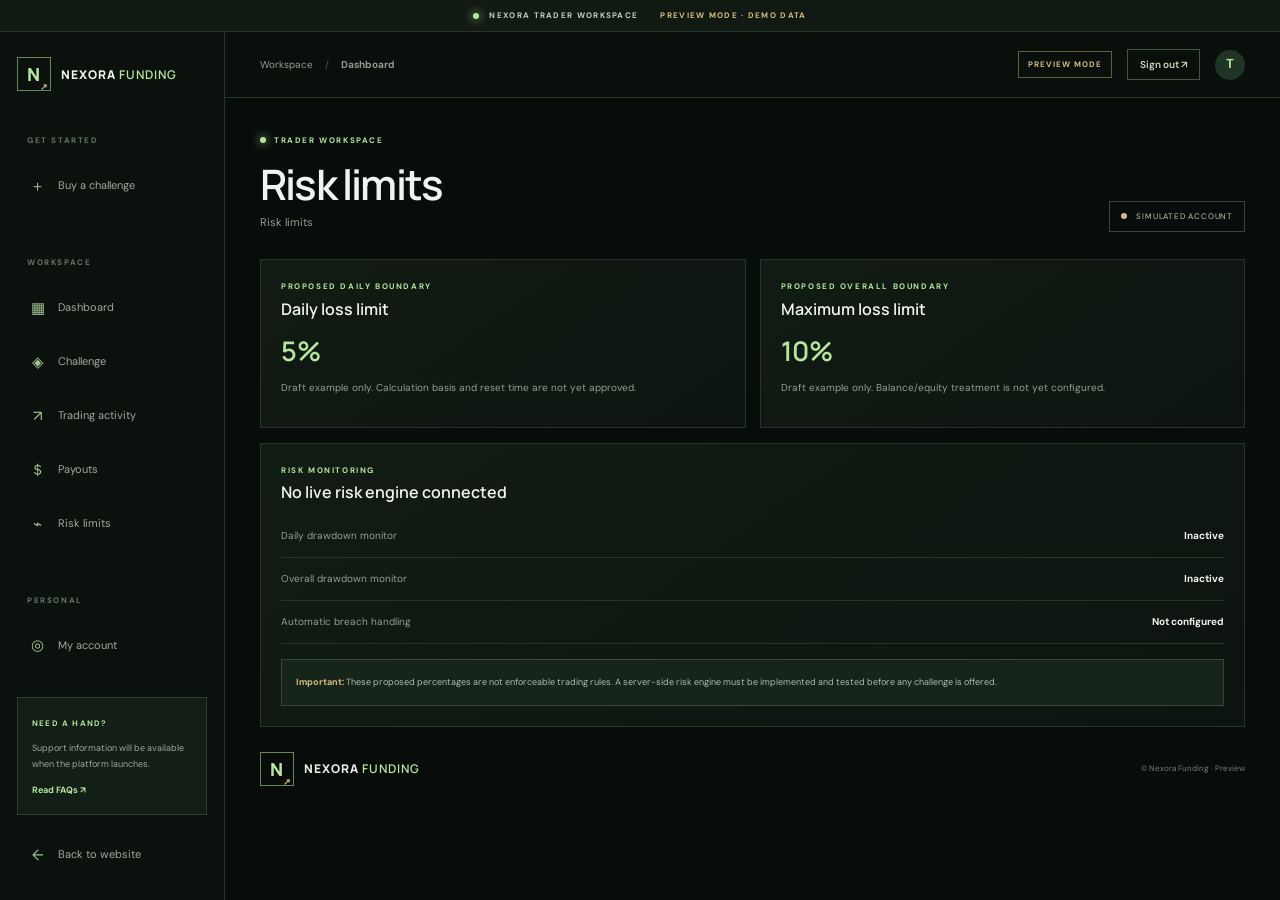
<file: risk.html>
<!doctype html><html lang="en"><head><meta charset="utf-8"><meta name="viewport" content="width=device-width,initial-scale=1"><meta name="theme-color" content="#080d0b"><title>Risk limits | Nexora Funding</title><link rel="preconnect" href="https://fonts.googleapis.com"><link rel="preconnect" href="https://fonts.gstatic.com" crossorigin><link href="https://fonts.googleapis.com/css2?family=DM+Sans:wght@400;500;600;700&family=Manrope:wght@400;500;600;700;800&display=swap" rel="stylesheet"><link rel="stylesheet" href="dashboard.css"><link rel="stylesheet" href="workspace-pages.css"></head><body><div class="preview-bar"><span class="live-dot"></span> NEXORA TRADER WORKSPACE <span class="preview-warning">PREVIEW MODE · DEMO DATA</span></div><div class="app-shell"><aside class="sidebar" id="sidebar"><a class="brand" href="index.html"><span class="brand-icon">N<span>↗</span></span><span>NEXORA <b>FUNDING</b></span></a><div class="side-label">GET STARTED</div><a class="side-link buy-challenge-link" href="accounts.html"><span>＋</span> Buy a challenge</a><div class="side-label">WORKSPACE</div><a class="side-link" data-page="dashboard" href="dashboard.html"><span>▦</span> Dashboard</a><a class="side-link" data-page="challenge" href="challenge.html"><span>◈</span> Challenge</a><a class="side-link" data-page="activity" href="activity.html"><span>↗</span> Trading activity</a><a class="side-link" data-page="payout" href="payout.html"><span>＄</span> Payouts</a><a class="side-link" data-page="risk" href="risk.html"><span>⌁</span> Risk limits</a><div class="side-label">PERSONAL</div><a class="side-link" data-page="account" href="account.html"><span>◎</span> My account</a><div class="side-bottom"><div class="help-box"><span>NEED A HAND?</span><p>Support information will be available when the platform launches.</p><a href="index.html#faq">Read FAQs ↗</a></div><a class="side-link" href="index.html"><span>←</span> Back to website</a></div></aside><main class="main-content"><header class="topbar"><button class="mobile-menu" id="mobileMenu" aria-label="Open menu">☰</button><div class="breadcrumb">Workspace <span>/</span> <b id="pageLabel">Dashboard</b></div><div class="top-actions"><span class="preview-chip">PREVIEW MODE</span><button class="logout-button" id="logoutBtn" type="button">Sign out ↗</button><div class="avatar" id="userAvatar">T</div></div></header><div class="page-wrap"><div class="welcome-row"><div><div class="eyebrow"><i></i> TRADER WORKSPACE</div><h1>Risk limits</h1><p>Risk limits</p></div><div class="status-badge"><span></span> SIMULATED ACCOUNT</div></div><div class="page-grid"><article class="info-card"><span class="eyebrow">PROPOSED DAILY BOUNDARY</span><h2>Daily loss limit</h2><div class="info-value">5%</div><p>Draft example only. Calculation basis and reset time are not yet approved.</p></article><article class="info-card"><span class="eyebrow">PROPOSED OVERALL BOUNDARY</span><h2>Maximum loss limit</h2><div class="info-value">10%</div><p>Draft example only. Balance/equity treatment is not yet configured.</p></article></div><article class="info-card"><span class="eyebrow">RISK MONITORING</span><h2>No live risk engine connected</h2><div class="data-row"><span>Daily drawdown monitor</span><b>Inactive</b></div><div class="data-row"><span>Overall drawdown monitor</span><b>Inactive</b></div><div class="data-row"><span>Automatic breach handling</span><b>Not configured</b></div><div class="notice-box"><strong>Important:</strong> These proposed percentages are not enforceable trading rules. A server-side risk engine must be implemented and tested before any challenge is offered.</div></article><footer class="footer"><a class="brand" href="index.html"><span class="brand-icon">N<span>↗</span></span><span>NEXORA <b>FUNDING</b></span></a><span>© <span id="year"></span> Nexora Funding · Preview</span></footer></div></main></div><script type="module" src="workspace.js"></script></body></html>
</file>
<file: styles.css>
:root{--bg:#080d0b;--panel:#0d1511;--panel2:#111d16;--line:rgba(218,235,220,.12);--text:#f1f4ef;--muted:#98a69c;--green:#b6e5a0;--green2:#7dbb72;--gold:#d5bd82;--display:'Manrope',sans-serif;--body:'DM Sans',sans-serif}*{box-sizing:border-box}html{scroll-behavior:smooth;scroll-padding-top:90px}body{margin:0;background:var(--bg);color:var(--text);font:14px/1.65 var(--body)}a{color:inherit;text-decoration:none}.wrap{width:min(1160px,calc(100% - 48px));margin:auto}.topline{height:34px;display:flex;align-items:center;justify-content:center;gap:10px;background:#101a13;border-bottom:1px solid var(--line);color:#bdc9bd;font-size:8px;font-weight:700;letter-spacing:1.7px}.signal,.kicker i{width:6px;height:6px;border-radius:50%;background:var(--green);box-shadow:0 0 12px #b6e5a0}.topline-note{color:var(--gold);margin-left:12px}.header{height:78px;padding:0 max(24px,calc((100% - 1160px)/2));display:flex;align-items:center;justify-content:space-between;border-bottom:1px solid var(--line);position:sticky;top:0;z-index:20;background:#080d0bf2;backdrop-filter:blur(18px)}.brand{display:flex;align-items:center;gap:11px;font:800 13px var(--display);letter-spacing:1.2px}.brand>b,.brand span:last-child b{color:var(--green);font-weight:600}.brand-symbol{width:36px;height:36px;border:1px solid #67895d;display:grid;place-items:center;color:var(--green);font:800 19px var(--display);position:relative}.brand-symbol span{position:absolute;right:2px;bottom:-1px;font-size:10px;color:var(--gold)}.nav{display:flex;gap:31px;color:#aab6ac;font-size:12px}.nav a:hover,.underlink:hover{color:var(--green)}.button{min-height:47px;padding:0 19px;display:inline-flex;align-items:center;justify-content:center;gap:20px;font-size:11px;font-weight:700;transition:.2s;border:1px solid transparent}.button-main{background:var(--green);color:#0a120b}.button-main:hover{background:#d0f1bd;transform:translateY(-2px)}.button-quiet{border:1px solid #52664d}.button-quiet:hover{border-color:var(--green);color:var(--green)}.header-button{min-height:39px;padding:0 14px}.menu-toggle{display:none;background:none;border:0;color:var(--text);font-size:23px}.hero{min-height:620px;padding:80px 0 76px;display:grid;grid-template-columns:1fr 1.05fr;align-items:center;gap:60px;position:relative}.kicker{display:flex;align-items:center;gap:10px;color:var(--green);font-size:9px;font-weight:700;letter-spacing:2px}.hero h1,h2{font:600 clamp(42px,5vw,66px)/1.08 var(--display);letter-spacing:-3px;margin:23px 0}.hero h1 em,h2 em{font-style:normal;color:var(--green)}.hero-lead{max-width:440px;color:#a0ada3;font-size:14px;line-height:1.9}.hero-buttons{display:flex;align-items:center;gap:25px;margin-top:29px}.underlink{font-size:11px;font-weight:700;display:inline-flex;gap:11px;align-items:center}.underlink span{color:var(--green);font-size:16px}.hero-proof{display:flex;align-items:center;gap:12px;margin-top:46px}.proof-icon{width:34px;height:34px;display:grid;place-items:center;border:1px solid #536d4b;color:var(--green);font:700 15px var(--display)}.hero-proof div:last-child{display:grid}.hero-proof strong{font-size:11px}.hero-proof small{font-size:9px;color:var(--muted)}.hero-side{min-height:420px;display:grid;place-items:center;position:relative}.orbit{position:absolute;border:1px solid #9cc58d18;border-radius:50%}.orbit-a{width:430px;height:430px}.orbit-b{width:520px;height:520px}.terminal{width:100%;max-width:510px;position:relative;z-index:2;padding:22px;background:linear-gradient(145deg,#152219,#0b120e);border:1px solid #8eb47b45;box-shadow:0 30px 90px #0009}.terminal-head,.terminal-meta,.terminal-bottom,.chart-labels{display:flex;align-items:center;justify-content:space-between}.terminal-brand{font:700 9px var(--display);letter-spacing:1.4px}.terminal-dot{display:inline-block;width:6px;height:6px;background:var(--green);border-radius:50%;margin-right:8px}.preview-pill{font-size:7px;letter-spacing:1px;color:var(--gold);border:1px solid #79683c;padding:4px 7px}.terminal-meta{margin-top:29px;color:#84958a;font-size:7px;letter-spacing:1.3px}.terminal-balance{display:grid;gap:3px;margin-top:12px}.terminal-balance>small,.terminal-balance>b small{font-size:8px;letter-spacing:1px;color:#8b9c90}.terminal-balance strong{font:600 38px var(--display);letter-spacing:-1.5px}.terminal-balance strong span{font-size:20px;color:#9eac9f}.terminal-balance>b{font-size:10px;color:var(--green)}.terminal-balance>b small{margin-left:5px}.mini-chart{height:170px;margin-top:25px;border-bottom:1px solid var(--line);position:relative;background:repeating-linear-gradient(to bottom,transparent 0,transparent 42px,#ffffff0b 43px)}.chart-labels{font-size:7px;letter-spacing:1px;color:#8a9b8e}.chart-labels span:last-child{border:1px solid #536b4d;padding:2px 8px;color:var(--green)}.mini-chart svg{position:absolute;bottom:0;width:100%;height:140px}.terminal-bottom{padding-top:15px;font-size:7px;letter-spacing:1px;color:#839488}.terminal-bottom strong{color:var(--green)}.floating-card{position:absolute;z-index:3;bottom:4px;left:-20px;display:flex;align-items:center;gap:12px;padding:13px 17px;background:#142219;border:1px solid #536e4b;box-shadow:0 15px 40px #0008}.float-icon{width:31px;height:31px;display:grid;place-items:center;background:#263d29;color:var(--green);font-size:19px}.floating-card div{display:grid}.floating-card small{font-size:7px;letter-spacing:1px;color:#a6b5a7}.floating-card strong{font-size:11px}.hero-index{position:absolute;bottom:24px;left:0;right:0;display:flex;justify-content:space-between;border-top:1px solid var(--line);padding-top:13px;color:#738277;font-size:7px;letter-spacing:1.5px}.ticker{height:49px;display:flex;align-items:center;overflow:hidden;white-space:nowrap;background:var(--green);color:#0a130b;font:800 10px var(--display);letter-spacing:2px}.ticker div{min-width:max-content;animation:marquee 32s linear infinite}.ticker b{padding:0 30px;color:#527d45}@keyframes marquee{to{transform:translateX(-35%)}}.accounts{padding-top:105px;padding-bottom:100px}.section-top{display:flex;align-items:end;justify-content:space-between;gap:35px;margin-bottom:40px}.section-top h2,.rules h2,.workspace h2,.closing h2{font-size:clamp(36px,4vw,51px);margin:17px 0 0}.section-top>p{max-width:350px;margin:0 0 4px;color:var(--muted);font-size:12px;line-height:1.9}.account-grid{display:grid;grid-template-columns:repeat(3,1fr);gap:15px}.account-card{position:relative;min-width:0;padding:24px;background:linear-gradient(150deg,#111d15,#0c130f);border:1px solid #293b2c}.account-featured{border-color:#8eae70;box-shadow:inset 0 0 45px #91bd6d12}.popular{position:absolute;right:0;top:0;padding:5px 10px;background:var(--green);color:#0b130b;font-size:7px;font-weight:800;letter-spacing:1px}.account-head{display:flex;justify-content:space-between;align-items:center;color:#9caf9c;font-size:8px;font-weight:700;letter-spacing:1.5px}.card-mark{font:700 13px var(--display);color:#b7d79f}.account-card h3{font:600 38px var(--display);letter-spacing:-1.5px;margin:21px 0 0}.account-card>p{font-size:10px;color:#89998d;margin:0}.card-divider{height:1px;background:var(--line);margin:22px 0 11px}.detail{display:flex;justify-content:space-between;padding:7px 0;color:#a0ada2;font-size:10px}.detail b{font-size:11px;color:#e5ece4}.card-link{display:flex;justify-content:space-between;align-items:center;border:1px solid #3c5740;padding:12px 13px;margin-top:20px;font-size:10px;font-weight:700}.card-link:hover{border-color:var(--green);color:var(--green)}.card-link span{font-size:16px;color:var(--green)}.card-link-main{background:var(--green);border-color:var(--green);color:#0a130b}.card-link-main span{color:#0a130b}.disclaimer{font-size:9px;color:#77877b;line-height:1.8;margin:17px 0 0}.how-section{padding:90px 0;background:#0d1711;border-top:1px solid var(--line);border-bottom:1px solid var(--line)}.how-grid{display:grid;grid-template-columns:.85fr 1.15fr;gap:90px;align-items:center}.how-grid h2{font-size:clamp(37px,4vw,51px)}.section-copy{max-width:390px;color:var(--muted);font-size:12px;line-height:1.9;margin-top:22px}.steps{border-top:1px solid var(--line)}.step{display:grid;grid-template-columns:35px 1fr 18px;gap:17px;padding:21px 0;border-bottom:1px solid var(--line)}.step>span,.rule-list>div>span{font:600 12px var(--display);color:var(--green);padding-top:2px}.step h3,.rule-list h3{font-size:13px;margin:0 0 5px}.step p,.rule-list p{font-size:10px;color:#8e9d91;line-height:1.8;margin:0;max-width:430px}.step>b,.rule-list>div>b{color:#9bb48c;font-weight:400}.rules{padding-top:100px;padding-bottom:100px;display:grid;grid-template-columns:.85fr 1.15fr;gap:80px}.rules-intro>p{max-width:380px;color:var(--muted);font-size:12px;line-height:1.9;margin-top:22px}.rule-list{border-top:1px solid var(--line)}.rule-list>div{display:grid;grid-template-columns:32px 1fr 18px;gap:15px;padding:20px 0;border-bottom:1px solid var(--line)}.workspace{padding-bottom:100px}.workspace-panel{display:grid;grid-template-columns:.9fr 1.1fr;gap:45px;align-items:center;padding:43px;background:radial-gradient(ellipse at 90% 50%,#213b25 0,transparent 50%),#0e1711;border:1px solid #2a3c2c}.workspace-copy>p{max-width:420px;color:var(--muted);font-size:11px;line-height:1.9;margin:21px 0}.workspace-points{display:grid;gap:9px;margin:23px 0;color:#b2beb2;font-size:10px}.workspace-points span: first-letter{color:var(--green)}.dashboard{padding:19px;background:#080f0b;border:1px solid #405840;box-shadow:0 22px 50px #0006}.dash-top,.dash-stats,.progress-head,.dash-status{display:flex;justify-content:space-between;align-items:center}.brand-mini{font:700 9px var(--display);letter-spacing:1px}.brand-mini span{display:inline-grid;place-items:center;width:22px;height:22px;border:1px solid #5b8050;color:var(--green);margin-right:6px}.dash-top label{font-size:7px;color:var(--gold);border:1px solid #655936;padding:4px 7px;letter-spacing:1px}.dash-welcome{margin:25px 0 14px}.dash-welcome small,.dash-total small,.dash-stats small{font-size:7px;color:#899a8c;letter-spacing:1px}.dash-welcome h3{font:600 16px var(--display);margin:4px 0}.dash-total{display:grid;gap:5px;padding:17px;background:#142219;border:1px solid #2d482e}.dash-total strong{font:600 27px var(--display)}.dash-total>span{font-size:8px;color:#839386}.dash-stats{padding:18px 0;gap:10px}.dash-stats>div{display:grid;gap:5px}.dash-stats b{font:600 13px var(--display)}.progress-head{font-size:7px;letter-spacing:1px;color:#96a596}.progress-head b{color:var(--green)}.progress{height:4px;background:#2b392c;margin:9px 0 16px}.progress i{display:block;width:0;height:100%;background:var(--green)}.dash-status{border-top:1px solid var(--line);padding-top:12px;color:#829286;font-size:7px}.faq{padding-bottom:100px}.faq-list{border-top:1px solid var(--line)}.faq-list details{border-bottom:1px solid var(--line)}.faq-list summary{display:flex;justify-content:space-between;align-items:center;cursor:pointer;list-style:none;padding:20px 2px;font-size:12px;font-weight:600}.faq-list summary::-webkit-details-marker{display:none}.faq-list summary b{font-size:18px;color:var(--green);font-weight:400;transition:.2s}.faq-list details[open] summary b{transform:rotate(45deg)}.faq-list details p{max-width:760px;color:#92a195;font-size:11px;line-height:1.9;margin:0;padding:0 35px 20px 2px}.closing{padding:60px 0;background:radial-gradient(ellipse at 75% 50%,#1d3821 0,transparent 48%),#0b140e;border-top:1px solid #2a412c;border-bottom:1px solid #2a412c}.closing-inner{display:flex;align-items:center;justify-content:space-between;gap:25px}.closing h2{font-size:clamp(36px,4vw,49px)}.footer{padding:27px 0 19px}.footer-main{display:flex;align-items:center;justify-content:space-between;gap:20px}.footer-main>p{font:600 11px var(--display);color:#9aa99c;margin:0}.footer-main>small{font-size:8px;color:#718175}.footer-legal{border-top:1px solid var(--line);margin-top:20px;padding-top:15px;font-size:8px;color:#718075;line-height:1.8}.menu-toggle{cursor:pointer}
@media(max-width:850px){.hero{gap:25px}.hero-side{min-height:360px}.terminal{padding:17px}.orbit-a{width:350px;height:350px}.orbit-b{width:420px;height:420px}.how-grid,.rules{gap:40px}.workspace-panel{padding:28px;gap:25px}.account-card{padding:20px}.account-card h3{font-size:33px}}
@media(max-width:650px){.wrap{width:calc(100% - 36px)}.topline{font-size:6px;letter-spacing:1px}.topline-note{display:none}.header{height:67px;padding:0 18px}.menu-toggle{display:block;order:3}.header-button{margin-left:auto;margin-right:13px;min-height:35px;padding:0 10px;font-size:9px}.brand{font-size:11px;gap:8px}.brand-symbol{width:32px;height:32px}.nav{display:none;position:absolute;top:66px;left:0;right:0;background:#0c1710;border-bottom:1px solid var(--line);padding:12px 18px;flex-direction:column;gap:0}.nav.open{display:flex}.nav a{padding:12px 3px;border-bottom:1px solid var(--line)}.hero{display:flex;flex-direction:column;align-items:stretch;padding:56px 0 70px;gap:25px}.hero h1{font-size:clamp(45px,12vw,62px);letter-spacing:-2.5px}.hero-lead{font-size:12px}.hero-proof{margin-top:30px}.hero-side{min-height:310px;margin:0}.terminal{padding:15px}.terminal-balance strong{font-size:33px}.mini-chart{height:145px}.mini-chart svg{height:120px}.orbit-a{width:300px;height:300px}.orbit-b{width:360px;height:360px}.floating-card{left:0;bottom:-8px;padding:10px 13px}.hero-index{bottom:18px;font-size:6px;letter-spacing:.6px}.hero-index span:nth-child(2){display:none}.ticker{height:43px;font-size:8px}.ticker b{padding:0 18px}.accounts,.rules{padding-top:70px;padding-bottom:70px}.section-top{display:block;margin-bottom:28px}.section-top h2,.rules h2,.workspace h2,.closing h2,.how-grid h2{font-size:39px;letter-spacing:-2px}.section-top>p{margin-top:17px}.account-grid{grid-template-columns:1fr;gap:12px}.account-card{padding:22px}.account-card h3{font-size:36px}.how-section{padding:68px 0}.how-grid,.rules{grid-template-columns:1fr;gap:30px}.step{gap:11px;grid-template-columns:27px 1fr 15px}.workspace{padding-bottom:70px}.workspace-panel{grid-template-columns:1fr;padding:23px 17px;gap:28px}.dashboard{padding:14px}.dash-total strong{font-size:24px}.dash-stats b{font-size:11px}.faq{padding-bottom:70px}.faq-list summary{font-size:11px;gap:15px}.closing{padding:45px 0}.closing-inner{align-items:flex-start;flex-direction:column}.footer-main{flex-wrap:wrap}.footer-main>p{display:none}.footer-main>small{width:100%}}
@media(prefers-reduced-motion:reduce){*,*::before,*::after{scroll-behavior:auto!important;animation:none!important;transition:none!important}}
</file>
<file: dashboard.css>
:root{--bg:#080d0b;--panel:#0e1711;--panel2:#121e16;--line:#26372a;--text:#eff4ee;--muted:#91a094;--green:#b6e5a0;--gold:#d5bd82;--font:'DM Sans',sans-serif;--display:'Manrope',sans-serif}*{box-sizing:border-box}html{scroll-behavior:smooth}body{margin:0;background:var(--bg);color:var(--text);font:13px/1.6 var(--font)}a{color:inherit;text-decoration:none}.preview-bar{height:32px;background:#101a13;border-bottom:1px solid var(--line);display:flex;align-items:center;justify-content:center;gap:10px;font-size:8px;font-weight:700;letter-spacing:1.3px;color:#c5d1c6}.live-dot,.eyebrow i{width:6px;height:6px;border-radius:50%;background:var(--green);box-shadow:0 0 10px #b6e5a0}.preview-warning{color:var(--gold);margin-left:12px}.app-shell{min-height:calc(100vh - 32px);display:grid;grid-template-columns:225px 1fr}.sidebar{position:sticky;top:0;height:calc(100vh - 32px);padding:25px 17px 18px;background:#0b120d;border-right:1px solid var(--line);display:flex;flex-direction:column}.brand{display:flex;align-items:center;gap:10px;font:800 12px var(--display);letter-spacing:1px}.brand>span:last-child b{color:var(--green);font-weight:600}.brand-icon{width:34px;height:34px;display:grid;place-items:center;border:1px solid #66865b;color:var(--green);font:800 18px var(--display);position:relative}.brand-icon span{position:absolute;right:1px;bottom:-3px;color:var(--gold);font-size:9px}.side-label{font-size:8px;color:#657569;font-weight:700;letter-spacing:1.6px;margin:43px 0 12px 10px}.side-link{display:flex;align-items:center;gap:12px;padding:12px 11px;margin:2px 0;color:#9caa9e;font-size:11px;border:1px solid transparent}.side-link>span{width:17px;text-align:center;color:#a7c396;font-size:15px}.side-link:hover,.side-link.active{background:#152219;border-color:#304632;color:#eaf3e7}.side-link.active{box-shadow:inset 2px 0 var(--green)}.side-bottom{margin-top:auto}.help-box{padding:14px;background:#121e16;border:1px solid #2a3e2d;margin-bottom:15px}.help-box>span{font-size:8px;color:var(--green);letter-spacing:1.2px;font-weight:700}.help-box p{font-size:9px;color:#9aa99d;line-height:1.8;margin:7px 0}.help-box a{font-size:9px;color:var(--green);font-weight:700}.main-content{min-width:0}.topbar{height:66px;border-bottom:1px solid var(--line);display:flex;align-items:center;justify-content:space-between;padding:0 35px;background:#090f0b}.breadcrumb{font-size:10px;color:#8f9d91}.breadcrumb span{padding:0 9px;color:#4c5e50}.top-actions{display:flex;align-items:center;gap:15px}.preview-chip,.phase-pill,.draft-tag,.muted-tag{font-size:8px;letter-spacing:1px;font-weight:700;padding:6px 9px;border:1px solid #685c39;color:var(--gold)}.avatar{width:30px;height:30px;border-radius:50%;display:grid;place-items:center;background:#203425;color:var(--green);font-weight:700}.mobile-menu{display:none}.page-wrap{width:min(1160px,calc(100% - 70px));margin:0 auto;padding:36px 0 22px}.welcome-row{display:flex;align-items:end;justify-content:space-between;margin-bottom:27px}.eyebrow{display:flex;align-items:center;gap:8px;color:var(--green);font-size:8px;font-weight:700;letter-spacing:1.6px}.welcome-row h1{font:600 clamp(29px,3.4vw,42px)/1.2 var(--display);letter-spacing:-1.8px;margin:12px 0 5px}.welcome-row h1 em{font-style:normal;color:var(--green)}.welcome-row p{color:var(--muted);font-size:11px;margin:0}.status-badge{padding:8px 11px;border:1px solid #334a36;color:#b7c9b5;font-size:8px;letter-spacing:.8px}.status-badge span,.safe-dot{display:inline-block;width:6px;height:6px;border-radius:50%;background:var(--gold);margin-right:7px}.account-strip{display:flex;align-items:center;gap:0;padding:16px 19px;background:#101a13;border:1px solid var(--line);margin-bottom:15px}.account-select-wrap{display:grid;gap:5px;padding-right:25px}.account-select-wrap label,.account-meta span{font-size:7px;color:#829184;letter-spacing:1px;font-weight:700}.account-select-wrap select{min-width:190px;color:#f0f5ed;background:#17251a;border:1px solid #405941;padding:8px 30px 8px 10px;font:600 11px var(--font);outline:none}.account-meta{display:grid;gap:5px;padding:0 25px;border-left:1px solid var(--line)}.account-meta b{font-size:9px;font-weight:600;color:#c8d3c9}.metric-grid{display:grid;grid-template-columns:repeat(4,1fr);gap:13px;margin-bottom:15px}.metric-card,.panel{background:linear-gradient(145deg,#111c14,#0c140f);border:1px solid var(--line)}.metric-card{min-width:0;padding:17px}.metric-label{display:flex;justify-content:space-between;color:#9aa99c;font-size:8px;font-weight:700;letter-spacing:.9px}.metric-label span{color:var(--green);font-size:14px}.metric-card>strong{display:block;font:600 clamp(20px,2.1vw,27px) var(--display);letter-spacing:-.7px;margin:13px 0 2px;white-space:nowrap}.metric-card>small{color:#829185;font-size:8px}.metric-foot{display:flex;justify-content:space-between;gap:5px;border-top:1px solid var(--line);padding-top:11px;margin-top:13px}.metric-foot span{font-size:7px;color:#829185;letter-spacing:.8px}.metric-foot b{font-size:8px;color:#d5e0d5}.positive{color:var(--green)!important}.of-days{font-size:12px;color:#829185}.content-grid{display:grid;grid-template-columns:1.1fr .9fr;gap:14px;margin-bottom:14px}.panel{padding:19px}.panel-heading{display:flex;align-items:center;justify-content:space-between;gap:12px}.panel-heading h2{font:600 16px var(--display);margin:5px 0 0;letter-spacing:-.3px}.phase-pill{color:var(--green);border-color:#405b3c}.progress-summary{display:flex;align-items:end;justify-content:space-between;margin:25px 0 11px}.progress-summary>div:first-child{display:grid;gap:4px}.progress-summary small{font-size:7px;color:#8c9b8f;letter-spacing:1px}.progress-summary strong{font:600 25px var(--display)}.progress-percent{font:600 26px var(--display);color:var(--green)}.progress-percent span{font-size:13px}.progress-track{height:7px;background:#29372b;overflow:hidden}.progress-track i{display:block;width:0;height:100%;background:var(--green);transition:width .3s}.progress-ends{display:flex;justify-content:space-between;margin-top:8px;color:#829185;font-size:8px}.challenge-note{display:flex;gap:10px;align-items:start;margin-top:22px;padding:11px;background:#17241a;border:1px solid #2b412e}.challenge-note>span{color:var(--green)}.challenge-note p{font-size:8px;color:#9cab9e;margin:0;line-height:1.8}.shield{font-size:21px;color:var(--green)}.risk-row{display:flex;justify-content:space-between;align-items:center;padding:14px 0;border-bottom:1px solid var(--line)}.risk-row>div{display:grid;gap:3px}.risk-row>div span{font-size:10px;color:#cbd5cb}.risk-row small{font-size:8px;color:#829185}.risk-row>b{font:600 12px var(--display)}.risk-footer{font-size:8px;color:#98a699;padding-top:14px}.safe-dot{background:var(--gold)}.activity-panel{margin-bottom:14px}.muted-tag{color:#91a093;border-color:#344438}.empty-state{min-height:160px;display:flex;flex-direction:column;align-items:center;justify-content:center;text-align:center}.empty-icon{width:36px;height:36px;display:grid;place-items:center;border:1px solid #425941;color:var(--green);font-size:22px;margin-bottom:9px}.empty-state strong{font-size:10px}.empty-state p{max-width:340px;font-size:8px;color:#829185;margin:5px 0}.draft-tag{color:var(--gold)}.rules-grid{display:grid;grid-template-columns:repeat(3,1fr);gap:1px;background:var(--line);border:1px solid var(--line);margin-top:19px}.rules-grid>div{background:#0f1912;padding:15px;display:grid;gap:7px}.rules-grid span{font-size:7px;color:#829185;letter-spacing:.7px}.rules-grid b{font:600 17px var(--display)}.rules-disclaimer{font-size:8px;color:#829185;line-height:1.8;margin:13px 0 0}.footer{display:flex;align-items:center;justify-content:space-between;gap:15px;padding:25px 0 7px;color:#728176;font-size:8px}.footer .brand{color:#e8eee7}.toast{position:fixed;right:20px;bottom:20px;background:#17251a;border:1px solid #536d4b;color:#dce9d9;padding:12px 16px;font-size:10px;box-shadow:0 12px 35px #0008;opacity:0;transform:translateY(10px);pointer-events:none;transition:.25s}.toast.show{opacity:1;transform:translateY(0)}
@media(max-width:1000px){.app-shell{grid-template-columns:190px 1fr}.sidebar{padding-left:12px;padding-right:12px}.page-wrap{width:calc(100% - 40px)}.account-meta{padding:0 13px}.metric-grid{grid-template-columns:repeat(2,1fr)}}
@media(max-width:700px){.preview-bar{font-size:6px;letter-spacing:.7px}.preview-warning{margin-left:3px}.app-shell{display:block}.sidebar{position:fixed;z-index:20;left:-250px;top:32px;width:235px;height:calc(100vh - 32px);transition:left .25s;box-shadow:20px 0 50px #0008}.sidebar.open{left:0}.topbar{height:57px;padding:0 17px}.mobile-menu{display:block;background:none;border:0;color:var(--text);font-size:20px;margin-right:12px}.breadcrumb{margin-right:auto;font-size:9px}.top-actions{gap:8px}.preview-chip{font-size:7px;padding:5px 6px}.page-wrap{width:calc(100% - 30px);padding-top:27px}.welcome-row{align-items:flex-start;gap:12px;flex-direction:column}.welcome-row h1{font-size:33px}.status-badge{font-size:7px}.account-strip{display:grid;grid-template-columns:1fr 1fr;gap:14px;padding:14px}.account-select-wrap{grid-column:1/-1;padding:0}.account-select-wrap select{width:100%}.account-meta{border:0;padding:0}.account-meta b{font-size:8px}.metric-grid{gap:9px}.metric-card{padding:13px}.metric-card>strong{font-size:21px}.metric-label{font-size:7px}.metric-foot span{font-size:6px}.metric-foot b{font-size:7px}.content-grid{grid-template-columns:1fr}.panel{padding:15px}.rules-grid{grid-template-columns:repeat(2,1fr)}.footer{align-items:flex-start;flex-direction:column}.toast{left:15px;right:15px;text-align:center}}
@media(max-width:360px){.metric-card>strong{font-size:18px}.rules-grid>div{padding:11px}.rules-grid b{font-size:15px}}
@media(prefers-reduced-motion:reduce){*,*::before,*::after{scroll-behavior:auto!important;transition:none!important}}
.logout-button{border:1px solid #405840;background:transparent;color:#c9d7c8;padding:8px 12px;font:600 10px 'DM Sans',sans-serif;cursor:pointer}.logout-button:hover{border-color:#b6e5a0;color:#b6e5a0}
</file>
<file: workspace-pages.css>
.page-grid{display:grid;grid-template-columns:repeat(2,minmax(0,1fr));gap:14px;margin-bottom:15px}.info-card{background:linear-gradient(145deg,#111c14,#0c140f);border:1px solid var(--line);padding:20px;min-width:0}.info-card h2{font:600 16px var(--display);margin:5px 0 12px}.info-card p{font-size:10px;color:var(--muted);line-height:1.8}.info-value{font:600 27px var(--display);margin:8px 0;color:var(--green)}.data-row{display:flex;justify-content:space-between;gap:15px;padding:13px 0;border-bottom:1px solid var(--line);font-size:10px}.data-row span{color:var(--muted)}.data-row b{text-align:right}.notice-box{padding:14px;background:#17241a;border:1px solid #344a36;color:#aebdae;font-size:9px;line-height:1.8;margin-top:15px}.notice-box strong{color:var(--gold)}.profile-mark{width:54px;height:54px;display:grid;place-items:center;border:1px solid #66865b;color:var(--green);font:700 24px var(--display);margin-bottom:15px}@media(max-width:700px){.page-grid{grid-template-columns:1fr}.info-card{padding:16px}}
</file>
<file: accounts.css>
:root{--bg:#080d0b;--panel:#101a13;--line:#293b2c;--text:#f1f4ef;--muted:#98a69c;--green:#b6e5a0;--gold:#d5bd82;--display:'Manrope',sans-serif;--body:'DM Sans',sans-serif}*{box-sizing:border-box}body{margin:0;background:var(--bg);color:var(--text);font:14px/1.65 var(--body)}a{color:inherit;text-decoration:none}.wrap{width:min(1120px,calc(100% - 42px));margin:auto}.topline{height:34px;background:#101a13;border-bottom:1px solid var(--line);display:flex;justify-content:center;align-items:center;gap:10px;font-size:8px;letter-spacing:1.6px;color:#bdc9bd}.signal,.kicker i{width:6px;height:6px;border-radius:50%;background:var(--green);box-shadow:0 0 12px #b6e5a0}.topline-note{color:var(--gold);margin-left:8px}.header{height:76px;padding:0 max(21px,calc((100% - 1120px)/2));display:flex;align-items:center;justify-content:space-between;border-bottom:1px solid var(--line)}.brand{display:flex;align-items:center;gap:11px;font:800 13px var(--display);letter-spacing:1.2px}.brand span:last-child b{color:var(--green);font-weight:600}.brand-symbol{width:36px;height:36px;border:1px solid #67895d;display:grid;place-items:center;color:var(--green);font:800 19px var(--display);position:relative}.brand-symbol span{position:absolute;right:2px;bottom:-1px;font-size:10px;color:var(--gold)}nav{display:flex;gap:25px;font-size:11px;color:#aab6ac}.back{display:inline-block;margin-top:27px;color:#a9b7aa;font-size:11px}.intro{padding:45px 0 38px;max-width:640px}.kicker{display:flex;align-items:center;gap:10px;color:var(--green);font-size:9px;font-weight:700;letter-spacing:2px}.intro h1{font:600 clamp(43px,6vw,66px)/1.04 var(--display);letter-spacing:-3px;margin:18px 0}.intro h1 em{font-style:normal;color:var(--green)}.intro p{max-width:530px;color:var(--muted);font-size:12px;line-height:1.9}.layout{display:grid;grid-template-columns:1.5fr .8fr;gap:24px;align-items:start}.section-head{display:flex;justify-content:space-between;align-items:end;margin-bottom:14px}.section-head span,.summary-label{font-size:8px;letter-spacing:1.5px;color:var(--green);font-weight:700}.section-head h2,.summary h2{font:600 20px var(--display);margin:5px 0}.section-head small{font-size:9px;color:var(--muted)}.cards{display:grid;grid-template-columns:repeat(2,minmax(0,1fr));gap:12px}.account-card{cursor:pointer;text-align:left;padding:18px;background:linear-gradient(145deg,#111d15,#0c130f);border:1px solid #293b2c;color:var(--text);min-height:160px;display:flex;flex-direction:column;transition:.18s}.account-card:hover{border-color:#759a68;transform:translateY(-2px)}.account-card.selected{border-color:var(--green);box-shadow:inset 0 0 35px #91bd6d12}.card-top{display:flex;justify-content:space-between;color:#9caf9c;font-size:8px;font-weight:700;letter-spacing:1.4px}.card-top b{color:#b7d79f;font:700 13px var(--display)}.account-card strong{font:600 31px var(--display);letter-spacing:-1px;margin-top:13px}.account-card>small{color:#89998d;font-size:10px}.choose{display:flex;justify-content:space-between;margin-top:auto;padding-top:14px;font-size:9px;font-weight:700;color:var(--green)}.summary{padding:23px;background:linear-gradient(150deg,#142219,#0b120e);border:1px solid #536e4b;position:sticky;top:18px}.summary h2{font-size:19px;margin:8px 0 12px}.summary-capital{font:600 36px var(--display);color:var(--green);letter-spacing:-1px}.muted{font-size:9px;color:var(--muted);margin:0}.line{height:1px;background:var(--line);margin:18px 0}.row,.price{display:flex;justify-content:space-between;gap:12px;padding:9px 0;font-size:9px}.row span,.price span{color:var(--muted)}.row b{font-size:9px;text-align:right}.price{align-items:center}.price b{font:600 16px var(--display);color:var(--gold)}.continue{width:100%;min-height:45px;border:0;background:#354338;color:#aebbae;font:700 10px var(--body);cursor:not-allowed}.small-note{font-size:8px;color:#87968a;line-height:1.7;margin:12px 0 0}.rules{margin:60px 0 45px;padding:26px;border:1px solid var(--line);background:#0d1711}.rules h2{font:600 23px var(--display);margin:10px 0}.rules p{max-width:850px;color:var(--muted);font-size:10px;line-height:1.9;margin:0}footer{border-top:1px solid var(--line);padding:22px 0 30px;display:flex;justify-content:space-between;align-items:center}footer>span{font-size:9px;color:#7f8d82}@media(max-width:760px){.layout{grid-template-columns:1fr}.summary{position:static;order:-1}.cards{grid-template-columns:1fr 1fr}.account-card{min-height:150px;padding:14px}.account-card strong{font-size:27px}}@media(max-width:420px){.cards{grid-template-columns:1fr}.header{height:65px}nav{gap:13px;font-size:10px}.intro h1{font-size:47px}}
.model-picker{margin:0 0 26px;padding:18px;background:#0d1711;border:1px solid var(--line)}.model-options{display:grid;grid-template-columns:1fr 1fr;gap:12px}.model-option{background:#101a13;border:1px solid #293b2c;color:var(--text);text-align:left;padding:16px;cursor:pointer}.model-option b{display:block;font:700 16px var(--display)}.model-option small{display:block;color:var(--muted);font-size:9px;margin-top:5px}.model-option.selected{border-color:var(--green);box-shadow:inset 0 0 24px #91bd6d12}.model-picker .section-head{margin-bottom:12px}@media(max-width:420px){.model-options{grid-template-columns:1fr}}
</file>
<file: admin.css>
body{background:#080d0b;color:#eef5f0;font-family:Arial,sans-serif;margin:0}.shell{max-width:1100px;margin:auto;padding:24px}.panel{background:#101915;border:1px solid #22332b;border-radius:10px;padding:18px;margin:16px 0}.stats{display:grid;grid-template-columns:repeat(4,1fr);gap:12px}.stats article{padding:18px;border:1px solid #22332b}.form-grid{display:grid;grid-template-columns:1fr 1fr;gap:12px}.form-grid select{display:block;width:100%;padding:12px;background:#09110d;color:white;margin-top:7px}.wide{grid-column:1/-1}table{width:100%;border-collapse:collapse}td,th{text-align:left;padding:12px;border-bottom:1px solid #22332b}.notice{padding:12px;background:#14231b}.primary{padding:12px;background:#69d69a;border:0}@media(max-width:650px){.stats,.form-grid{grid-template-columns:1fr}.wide{grid-column:auto}}
</file>
<file: auth.css>
:root{--bg:#080d0b;--panel:#101a13;--line:#293b2c;--text:#f1f4ef;--muted:#9aa89d;--green:#b6e5a0;--gold:#d5bd82}*{box-sizing:border-box}body{margin:0;min-height:100vh;background:radial-gradient(ellipse at 50% 35%,#17271b 0,transparent 48%),var(--bg);color:var(--text);font:14px 'DM Sans',sans-serif}header{height:76px;border-bottom:1px solid #ffffff12;display:flex;align-items:center;justify-content:space-between;padding:0 max(22px,calc((100% - 1080px)/2))}.brand{display:flex;align-items:center;gap:11px;color:var(--text);text-decoration:none;font:800 13px Manrope,sans-serif;letter-spacing:1.2px}.brand b{color:var(--green);font-weight:600}.mark{width:36px;height:36px;border:1px solid #67895d;display:grid;place-items:center;color:var(--green);font:800 19px Manrope;position:relative}.mark span{position:absolute;right:2px;bottom:-1px;font-size:10px;color:var(--gold)}.back{color:var(--muted);font-size:11px;text-decoration:none}main{min-height:calc(100vh - 76px);display:flex;flex-direction:column;align-items:center;justify-content:center;padding:45px 20px}.auth-card{width:min(100%,450px);padding:36px;background:linear-gradient(145deg,#132018,#0d1510);border:1px solid #78956a45;box-shadow:0 30px 100px #0008}.eyebrow{display:flex;align-items:center;gap:9px;color:var(--green);font-size:9px;font-weight:700;letter-spacing:1.8px}.eyebrow i{width:6px;height:6px;border-radius:50%;background:var(--green);box-shadow:0 0 12px var(--green)}.tabs{display:flex;gap:22px;border-bottom:1px solid #ffffff18;margin-top:28px}.tab{padding:0 0 12px;border:0;background:none;color:#849489;font:600 12px 'DM Sans';cursor:pointer;border-bottom:2px solid transparent}.tab.active{color:var(--green);border-color:var(--green)}h1{font:700 35px Manrope,sans-serif;letter-spacing:-1.5px;margin:26px 0 7px}h1 em{font-style:normal;color:var(--green)}.intro{color:var(--muted);font-size:12px;line-height:1.7;margin:0 0 24px}form{display:grid;gap:16px}label{display:grid;gap:8px;color:#c4cec5;font-size:11px;font-weight:600}input{width:100%;height:47px;border:1px solid #344a37;background:#09110c;color:var(--text);padding:0 13px;border-radius:0;font:12px 'DM Sans';outline:none}input:focus{border-color:var(--green)}input::placeholder{color:#657469}.submit{height:49px;margin-top:5px;padding:0 16px;display:flex;align-items:center;justify-content:space-between;border:0;background:var(--green);color:#0a130b;font:700 12px 'DM Sans';cursor:pointer}.submit:disabled{opacity:.65;cursor:wait}.forgot{display:block;margin:17px 0 0 auto;border:0;background:none;color:var(--gold);font:11px 'DM Sans';cursor:pointer}.message{display:none;margin-top:17px;padding:12px;background:#0a120d;border:1px solid #3b593e;color:#c7d9c5;font-size:11px;line-height:1.7}.message.error{border-color:#8c4848;color:#ffc0b8}.message.show{display:block}.secure-note{border-top:1px solid #ffffff16;margin-top:25px;padding-top:17px;color:#849489;font-size:10px}.secure-note span{color:var(--green);margin-right:6px}.hidden{display:none!important}.footnote{max-width:450px;text-align:center;color:#718075;font-size:9px;line-height:1.7;margin:18px 0 0}@media(max-width:520px){header{height:65px}.auth-card{padding:27px 22px}h1{font-size:31px}.back{font-size:10px}}
</file>
